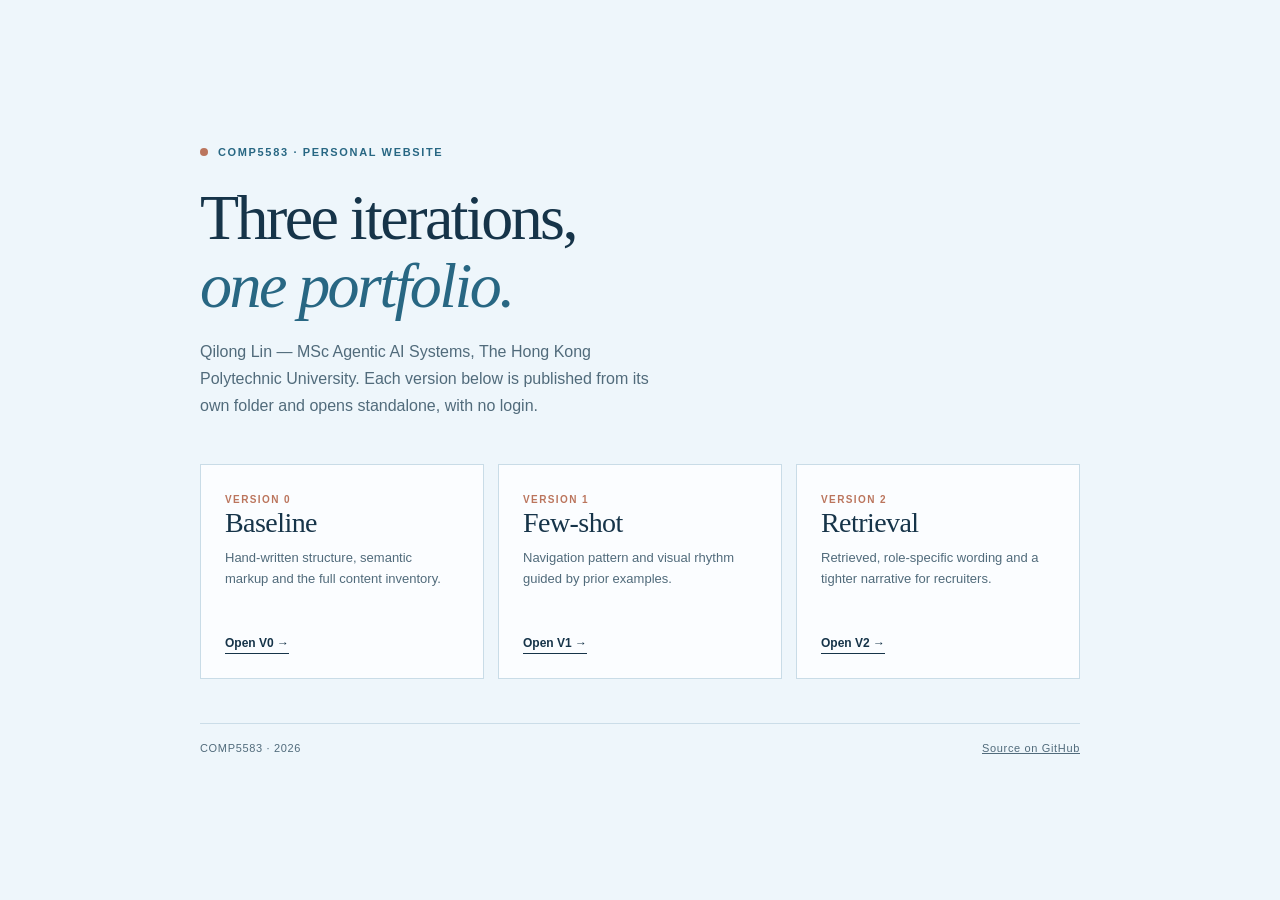
<file: index.html>
<!doctype html>
<html lang="en">
<head>
<meta charset="utf-8">
<meta name="viewport" content="width=device-width, initial-scale=1">
<meta name="description" content="COMP5583 personal website — three iterations: V0, V1 and V2.">
<title>COMP5583 — Personal Website (V0 / V1 / V2)</title>
<style>
  :root{
    --paper:#eef6fb; --ink:#163449; --muted:#516b7b; --line:#cbdde8;
    --teal:#286783; --orange:#bb755d;
  }
  *{box-sizing:border-box}
  body{
    margin:0; min-height:100vh; background:var(--paper); color:var(--ink);
    font-family:'DM Sans',Arial,system-ui,sans-serif;
    display:flex; align-items:center; justify-content:center; padding:48px 22px;
  }
  .wrap{width:min(880px,100%)}
  .eyebrow{
    font-size:11px; font-weight:700; letter-spacing:.15em; text-transform:uppercase;
    color:var(--teal); display:flex; align-items:center; gap:10px; margin:0 0 26px;
  }
  .dot{width:8px;height:8px;border-radius:50%;background:var(--orange);display:inline-block}
  h1{
    font-family:'DM Serif Display',Georgia,serif; font-weight:400;
    font-size:clamp(38px,5.4vw,64px); line-height:1.06; letter-spacing:-.04em; margin:0 0 18px;
  }
  h1 em{color:var(--teal); font-style:italic}
  .lead{max-width:52ch; color:var(--muted); font-size:16px; line-height:1.7; margin:0 0 44px}
  .grid{display:grid; gap:14px; grid-template-columns:1fr}
  @media(min-width:760px){.grid{grid-template-columns:repeat(3,1fr)}}
  a.card{
    display:flex; flex-direction:column; justify-content:space-between; gap:26px;
    min-height:190px; padding:24px; text-decoration:none; color:inherit;
    background:#fbfdff; border:1px solid #c9dce7;
    transition:transform .2s ease, box-shadow .2s ease;
  }
  a.card:hover{transform:translateY(-3px); box-shadow:0 18px 35px #365b7920}
  .v{
    font-size:10px; font-weight:700; letter-spacing:.14em; text-transform:uppercase; color:var(--orange);
  }
  .card h2{font-family:'DM Serif Display',Georgia,serif; font-weight:400; font-size:28px; margin:0 0 8px; letter-spacing:-.02em}
  .card p{margin:0; font-size:13px; line-height:1.65; color:var(--muted)}
  .go{margin-top:20px; font-size:12px; font-weight:700; border-bottom:1px solid var(--ink); align-self:flex-start; padding-bottom:3px}
  footer{
    margin-top:44px; padding-top:18px; border-top:1px solid var(--line);
    display:flex; flex-wrap:wrap; gap:8px 20px; justify-content:space-between;
    font-size:11px; letter-spacing:.06em; color:var(--muted);
  }
  footer a{color:var(--muted)}
  @media(prefers-reduced-motion:reduce){a.card{transition:none} a.card:hover{transform:none}}
</style>
</head>
<body>
<div class="wrap">
  <p class="eyebrow"><span class="dot" aria-hidden="true"></span> COMP5583 · Personal website</p>
  <h1>Three iterations,<br><em>one portfolio.</em></h1>
  <p class="lead">
    Qilong Lin — MSc Agentic AI Systems, The Hong Kong Polytechnic University.
    Each version below is published from its own folder and opens standalone, with no login.
  </p>

  <div class="grid">
    <a class="card" href="website/V0/">
      <div>
        <span class="v">Version 0</span>
        <h2>Baseline</h2>
        <p>Hand-written structure, semantic markup and the full content inventory.</p>
      </div>
      <span class="go">Open V0 →</span>
    </a>

    <a class="card" href="website/V1/">
      <div>
        <span class="v">Version 1</span>
        <h2>Few-shot</h2>
        <p>Navigation pattern and visual rhythm guided by prior examples.</p>
      </div>
      <span class="go">Open V1 →</span>
    </a>

    <a class="card" href="website/V2/">
      <div>
        <span class="v">Version 2</span>
        <h2>Retrieval</h2>
        <p>Retrieved, role-specific wording and a tighter narrative for recruiters.</p>
      </div>
      <span class="go">Open V2 →</span>
    </a>
  </div>

  <footer>
    <span>COMP5583 · 2026</span>
    <span><a href="https://github.com/076eggtarts/COMP5583-portfolio">Source on GitHub</a></span>
  </footer>
</div>
</body>
</html>
</file>
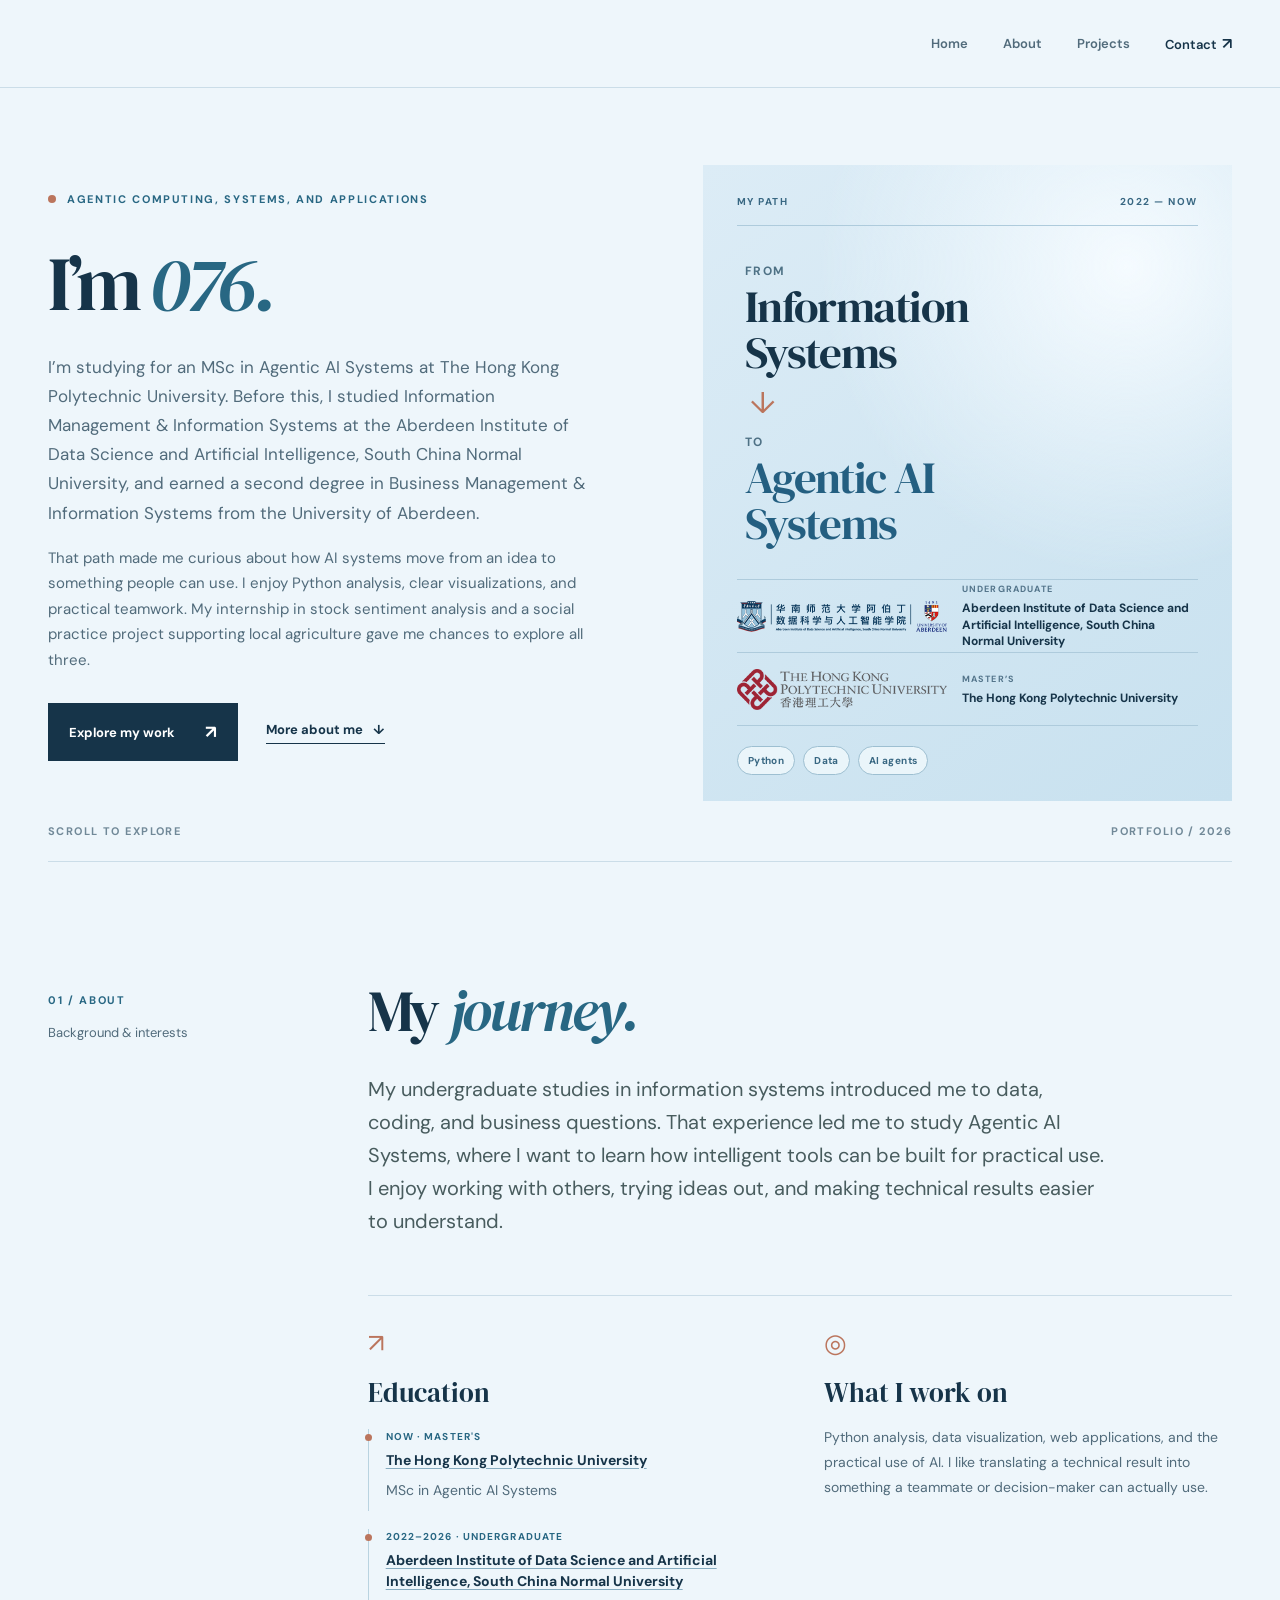
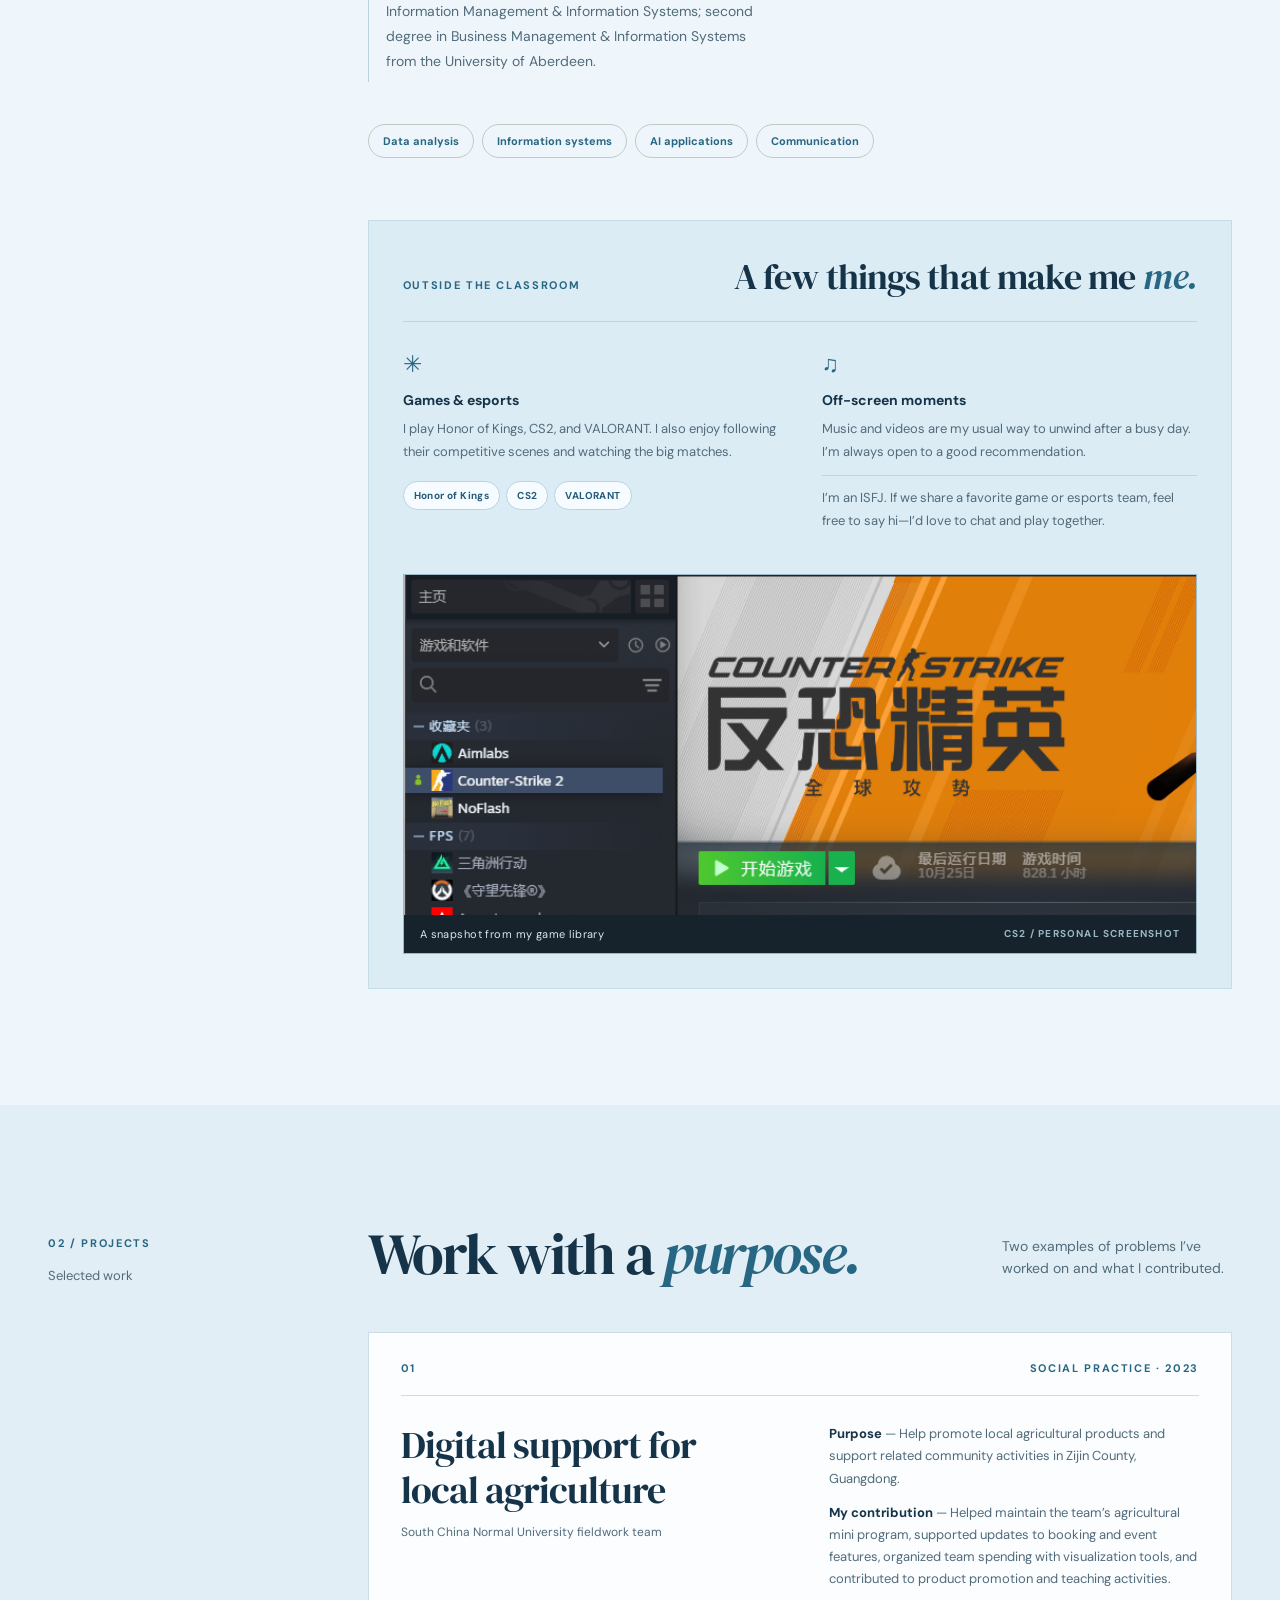
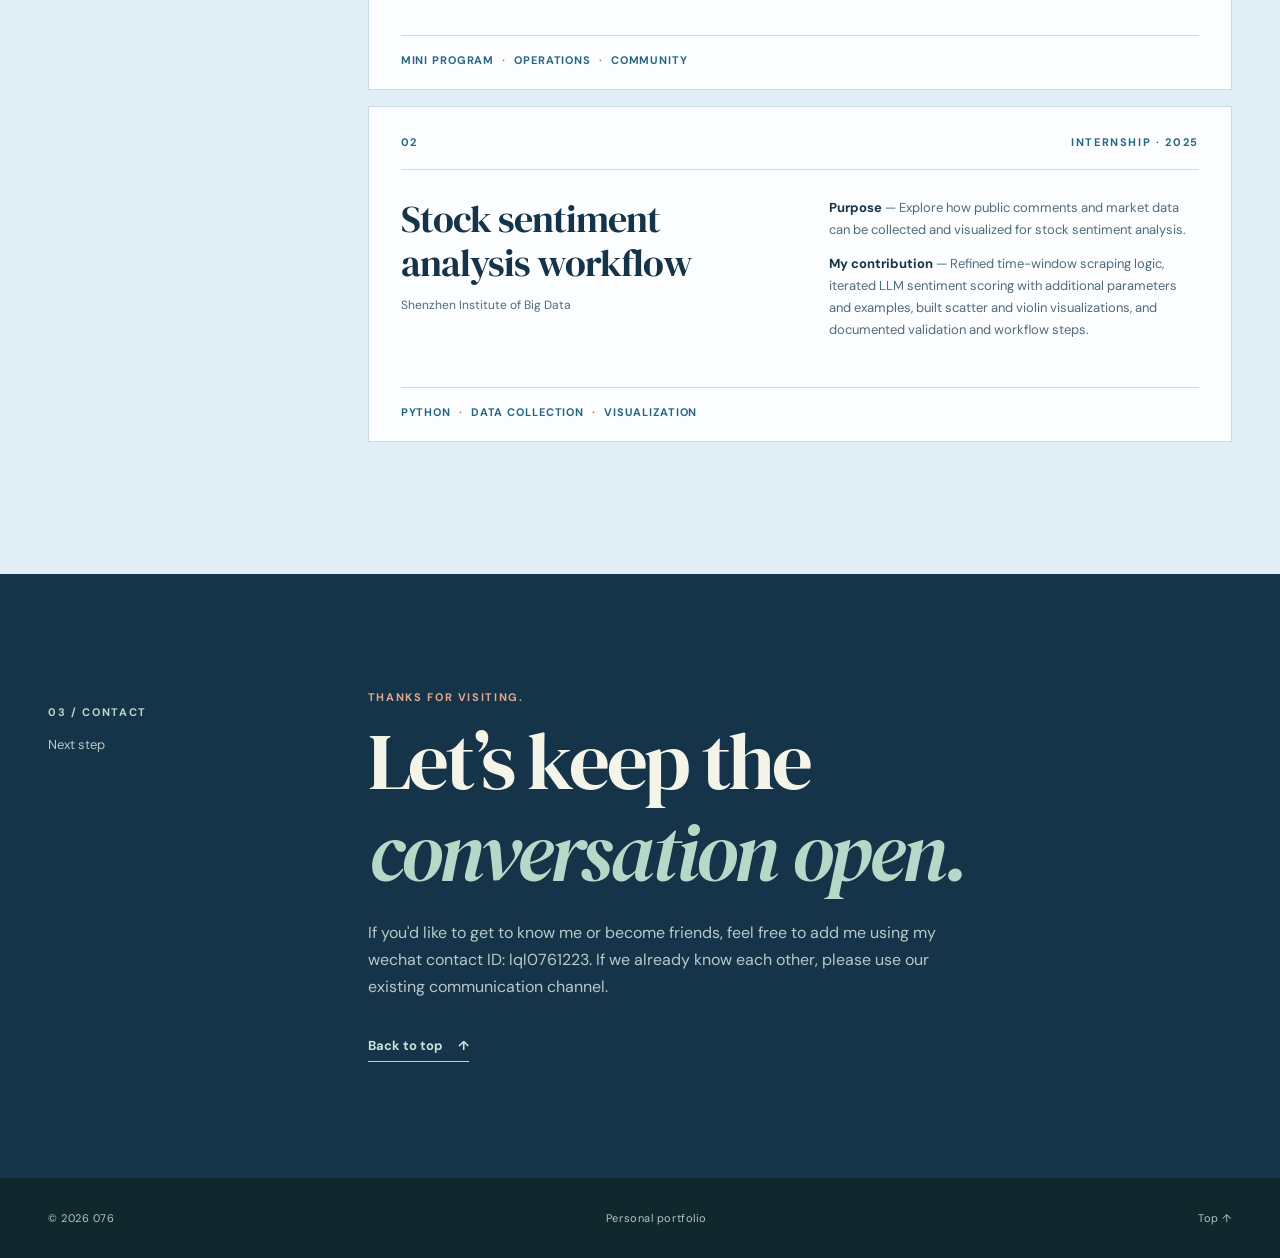
<file: website/V0/index.html>
<!doctype html>
<html lang="en">
<head>
  <meta charset="utf-8">
  <meta name="viewport" content="width=device-width, initial-scale=1">
  <meta name="description" content="Qilong Lin studies Agentic AI Systems at The Hong Kong Polytechnic University, with a background in information systems and data analysis.">
  <meta name="theme-color" content="#eef6fb">
  <title>076 — Personal Website</title>
  <link rel="stylesheet" href="styles.css">
</head>
<body>
  <a class="skip-link" href="#main">Skip to content</a>
  <header class="site-header">
    <div class="container header-inner">
      <nav aria-label="Main navigation">
        <a href="#home">Home</a><a href="#about">About</a><a href="#projects">Projects</a><a href="#contact">Contact <span aria-hidden="true">↗</span></a>
      </nav>
    </div>
  </header>

  <main id="main">
    <section class="hero section" id="home" aria-labelledby="home-title">
      <div class="container hero-grid">
        <div class="hero-copy">
          <p class="eyebrow"><span class="status-dot" aria-hidden="true"></span> AGENTIC COMPUTING, SYSTEMS, AND APPLICATIONS</p>
          <h1 id="home-title">I’m <em>076.</em></h1>
          <p class="hero-intro" data-edit="intro">I’m studying for an MSc in Agentic AI Systems at The Hong Kong Polytechnic University. Before this, I studied Information Management &amp; Information Systems at the Aberdeen Institute of Data Science and Artificial Intelligence, South China Normal University, and earned a second degree in Business Management &amp; Information Systems from the University of Aberdeen.</p>
          <p class="hero-intro hero-intro-secondary" data-edit="introSecond">That path made me curious about how AI systems move from an idea to something people can use. I enjoy Python analysis, clear visualizations, and practical teamwork. My internship in stock sentiment analysis and a social practice project supporting local agriculture gave me chances to explore all three.</p>
          <div class="hero-actions"><a class="button button-primary" href="#projects">Explore my work <span aria-hidden="true">↗</span></a><a class="text-link" href="#about">More about me <span aria-hidden="true">↓</span></a></div>
        </div>
        <aside class="hero-art" aria-label="My academic path and AI interests">
          <div class="path-top"><span>MY PATH</span><span>2022 — NOW</span></div>
          <div class="path-focus">
            <p>From</p><strong>Information<br>Systems</strong>
            <span class="path-arrow" aria-hidden="true">↓</span>
            <p>To</p><strong class="focus-ai">Agentic AI<br>Systems</strong>
          </div>
          <div class="path-schools">
            <a href="https://abdn.scnu.edu.cn/english/about/" target="_blank" rel="noopener noreferrer"><img class="school-logo school-logo-scnu" src="assets/scnu-aberdeen-logo.png" alt="South China Normal University Aberdeen Institute logo" width="413" height="62"><span><small>UNDERGRADUATE</small><b>Aberdeen Institute of Data Science and Artificial Intelligence, South China Normal University</b></span></a>
            <a href="https://www.polyu.edu.hk/comp/study/taught-postgraduate-programme/mscas/" target="_blank" rel="noopener noreferrer"><img class="school-logo school-logo-polyu" src="assets/polyu-logo.png" alt="The Hong Kong Polytechnic University logo" width="334" height="64"><span><small>MASTER’S</small><b>The Hong Kong Polytechnic University</b></span></a>
          </div>
          <div class="path-bottom"><span>Python</span><span>Data</span><span>AI agents</span></div>
        </aside>
      </div>
      <div class="container hero-bottom"><span>Scroll to explore</span><span>Portfolio / 2026</span></div>
    </section>

    <section class="section about" id="about" aria-labelledby="about-title">
      <div class="container section-layout">
        <div class="section-aside"><span class="section-number">01 / ABOUT</span><p>Background &amp; interests</p></div>
        <div class="section-body">
          <h2 id="about-title">My <em>journey.</em></h2>
          <p class="lead" data-edit="about">My undergraduate studies in information systems introduced me to data, coding, and business questions. That experience led me to study Agentic AI Systems, where I want to learn how intelligent tools can be built for practical use. I enjoy working with others, trying ideas out, and making technical results easier to understand.</p>
          <div class="about-details">
            <div class="detail-block education-block"><span class="detail-icon" aria-hidden="true">↗</span><h3>Education</h3>
              <div class="education-entry"><span>NOW · MASTER'S</span><a href="https://www.polyu.edu.hk/comp/study/taught-postgraduate-programme/mscas/" target="_blank" rel="noopener noreferrer" data-edit="mastersSchool">The Hong Kong Polytechnic University</a><p data-edit="masters">MSc in Agentic AI Systems</p></div>
              <div class="education-entry"><span>2022–2026 · UNDERGRADUATE</span><a href="https://abdn.scnu.edu.cn/english/about/" target="_blank" rel="noopener noreferrer" data-edit="undergradSchool">Aberdeen Institute of Data Science and Artificial Intelligence, South China Normal University</a><p data-edit="undergrad">Information Management &amp; Information Systems; second degree in Business Management &amp; Information Systems from the University of Aberdeen.</p></div>
            </div>
            <div class="detail-block"><span class="detail-icon" aria-hidden="true">◎</span><h3>What I work on</h3><p data-edit="workInterests">Python analysis, data visualization, web applications, and the practical use of AI. I like translating a technical result into something a teammate or decision-maker can actually use.</p></div>
          </div>
          <div class="skill-row" aria-label="Areas of interest"><span>Data analysis</span><span>Information systems</span><span>AI applications</span><span>Communication</span></div>
          <div class="personal-panel">
            <div class="personal-heading"><span class="section-number">OUTSIDE THE CLASSROOM</span><h3>A few things that make me <em>me.</em></h3></div>
            <div class="personal-grid">
              <div class="personal-item"><span class="personal-icon" aria-hidden="true">✳</span><h4>Games &amp; esports</h4><p data-edit="games">I play Honor of Kings, CS2, and VALORANT. I also enjoy following their competitive scenes and watching the big matches.</p><div class="hobby-tags"><span>Honor of Kings</span><span>CS2</span><span>VALORANT</span></div></div>
              <div class="personal-item"><span class="personal-icon" aria-hidden="true">♫</span><h4>Off-screen moments</h4><p data-edit="downtime">Music and videos are my usual way to unwind after a busy day. I’m always open to a good recommendation.</p><p class="personality" data-edit="personality">I’m an ISFJ. If we share a favorite game or esports team, feel free to say hi—I’d love to chat and play together.</p></div>
            </div>
            <figure class="personal-photo"><img src="assets/steam-library.png" alt="Personal Steam library screenshot with Counter-Strike 2 selected" loading="lazy" width="750" height="780"><figcaption>A snapshot from my game library <span>CS2 / PERSONAL SCREENSHOT</span></figcaption></figure>
          </div>
        </div>
      </div>
    </section>

    <section class="section projects" id="projects" aria-labelledby="projects-title">
      <div class="container section-layout">
        <div class="section-aside"><span class="section-number">02 / PROJECTS</span><p>Selected work</p></div>
        <div class="section-body">
          <div class="section-heading"><h2 id="projects-title">Work with a <em>purpose.</em></h2><p>Two examples of problems I’ve worked on and what I contributed.</p></div>
          <article class="project-card">
            <div class="project-top"><span class="project-no">01</span><span class="project-type" data-edit="practiceType">Social practice · 2023</span></div>
            <div class="project-main"><div><h3 data-edit="practiceTitle">Digital support for local agriculture</h3><p class="project-org" data-edit="practiceOrg">South China Normal University fieldwork team</p></div><div class="project-summary"><p><strong>Purpose</strong> — <span data-edit="practicePurpose">Help promote local agricultural products and support related community activities in Zijin County, Guangdong.</span></p><p><strong>My contribution</strong> — <span data-edit="practiceContribution">Helped maintain the team’s agricultural mini program, supported updates to booking and event features, organized team spending with visualization tools, and contributed to product promotion and teaching activities.</span></p></div></div>
            <div class="project-footer"><span>Mini program</span><span>Operations</span><span>Community</span></div>
          </article>
          <article class="project-card">
            <div class="project-top"><span class="project-no">02</span><span class="project-type" data-edit="internshipType">Internship · 2025</span></div>
            <div class="project-main"><div><h3 data-edit="internshipTitle">Stock sentiment analysis workflow</h3><p class="project-org" data-edit="internshipOrg">Shenzhen Institute of Big Data</p></div><div class="project-summary"><p><strong>Purpose</strong> — <span data-edit="internshipPurpose">Explore how public comments and market data can be collected and visualized for stock sentiment analysis.</span></p><p><strong>My contribution</strong> — <span data-edit="internshipContribution">Refined time-window scraping logic, iterated LLM sentiment scoring with additional parameters and examples, built scatter and violin visualizations, and documented validation and workflow steps.</span></p></div></div>
            <div class="project-footer"><span>Python</span><span>Data collection</span><span>Visualization</span></div>
          </article>
        </div>
      </div>
    </section>

    <section class="section contact" id="contact" aria-labelledby="contact-title">
      <div class="container section-layout">
        <div class="section-aside"><span class="section-number">03 / CONTACT</span><p>Next step</p></div>
        <div class="section-body contact-body"><p class="contact-kicker">Thanks for visiting.</p><h2 id="contact-title">Let’s keep the<br><em>conversation open.</em></h2><p data-edit="contact">If you'd like to get to know me or become friends, feel free to add me using my wechat contact ID: lql0761223. If we already know each other, please use our existing communication channel.</p><a class="back-top" href="#home">Back to top <span aria-hidden="true">↑</span></a></div>
      </div>
    </section>
  </main>
  <footer class="site-footer"><div class="container footer-inner"><span>© 2026 <span data-edit="name">076</span></span><span>Personal portfolio</span><a href="#home">Top ↑</a></div></footer>
  <script src="content.js"></script>
  <script src="render.js"></script>
</body>
</html>
</file>
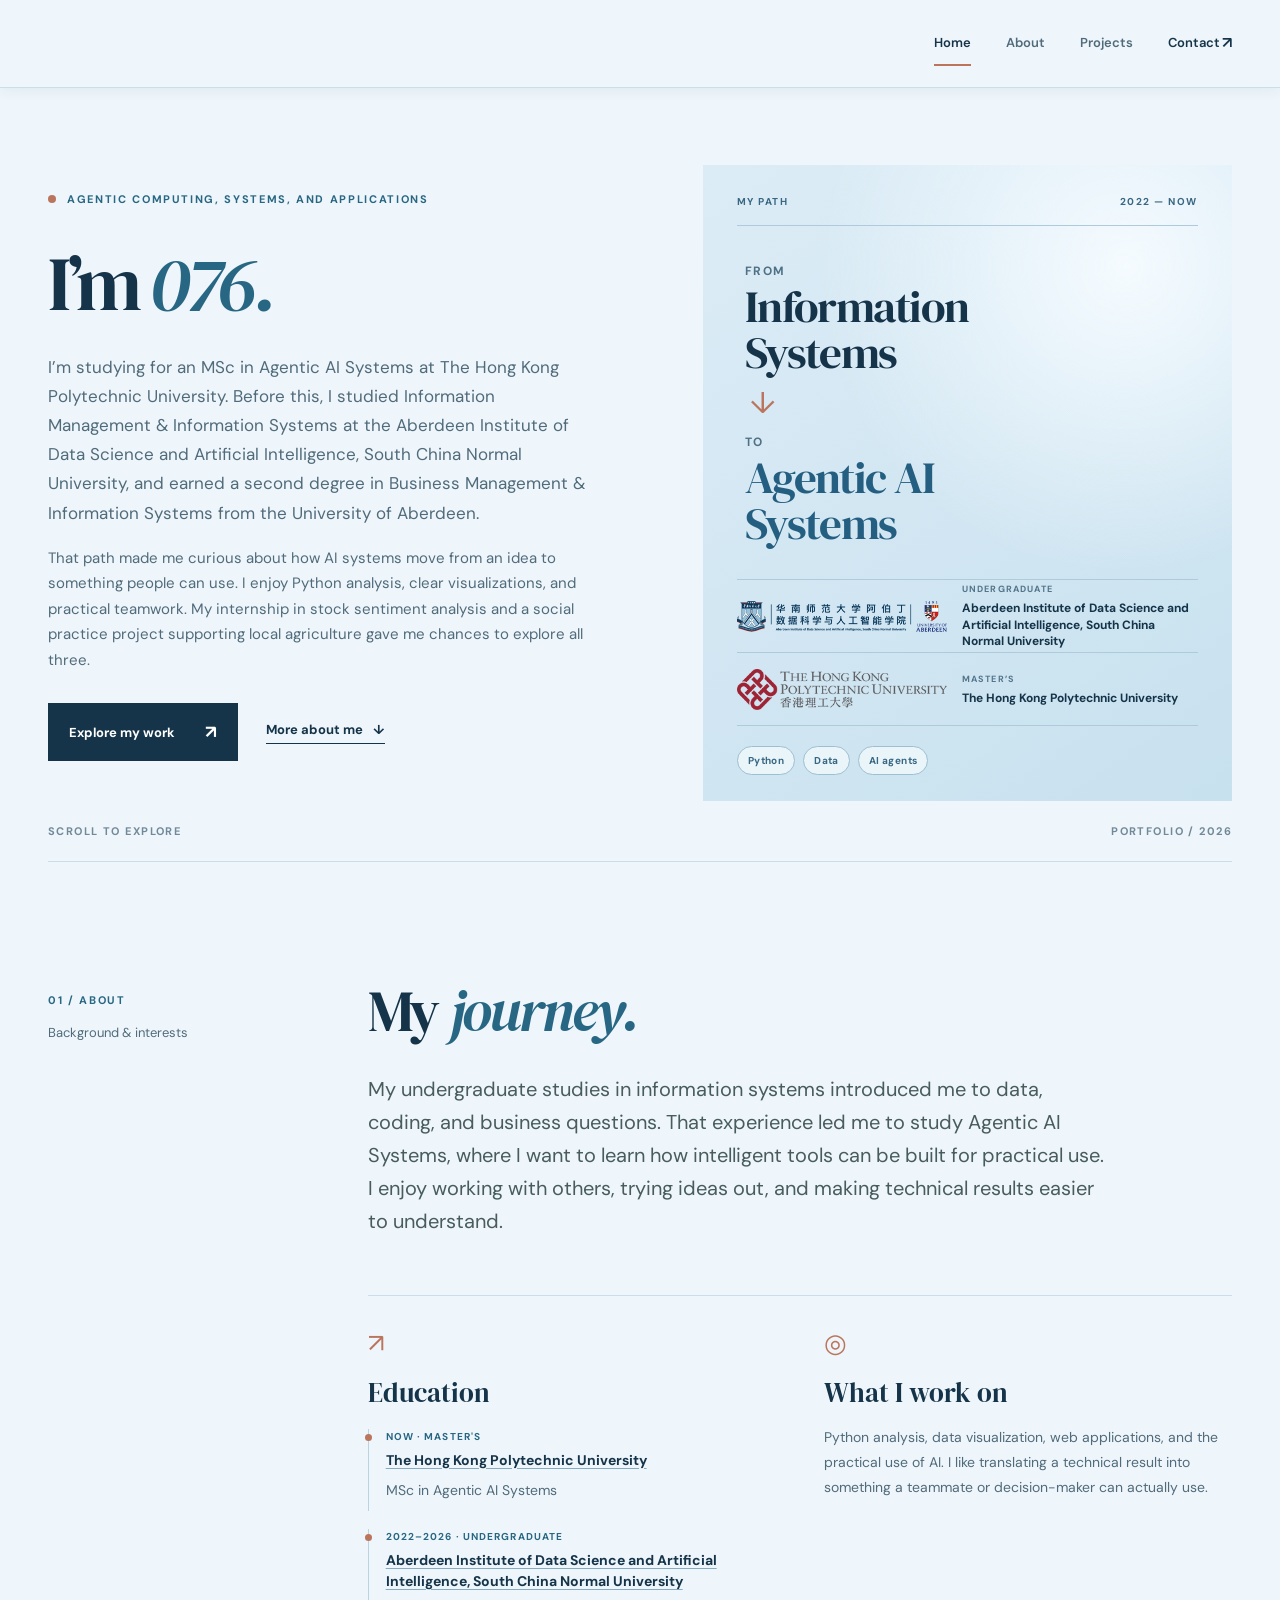
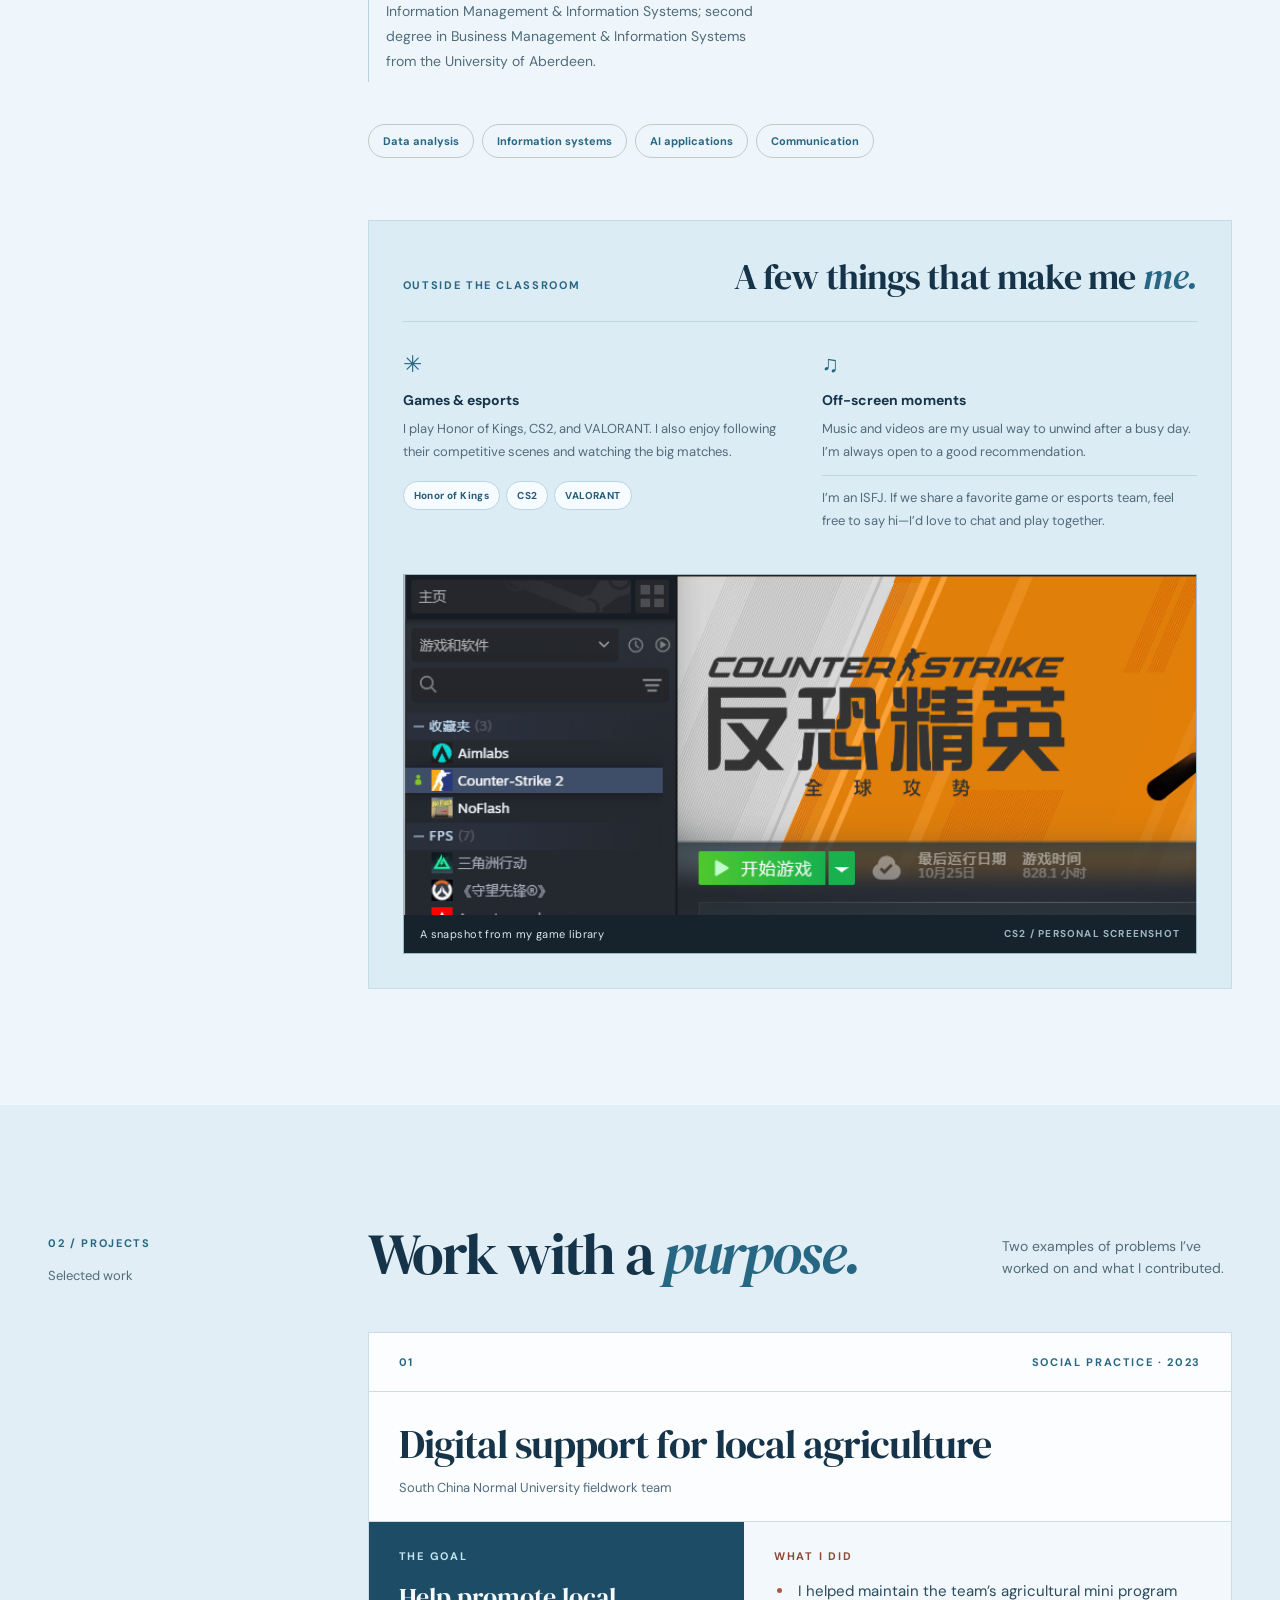
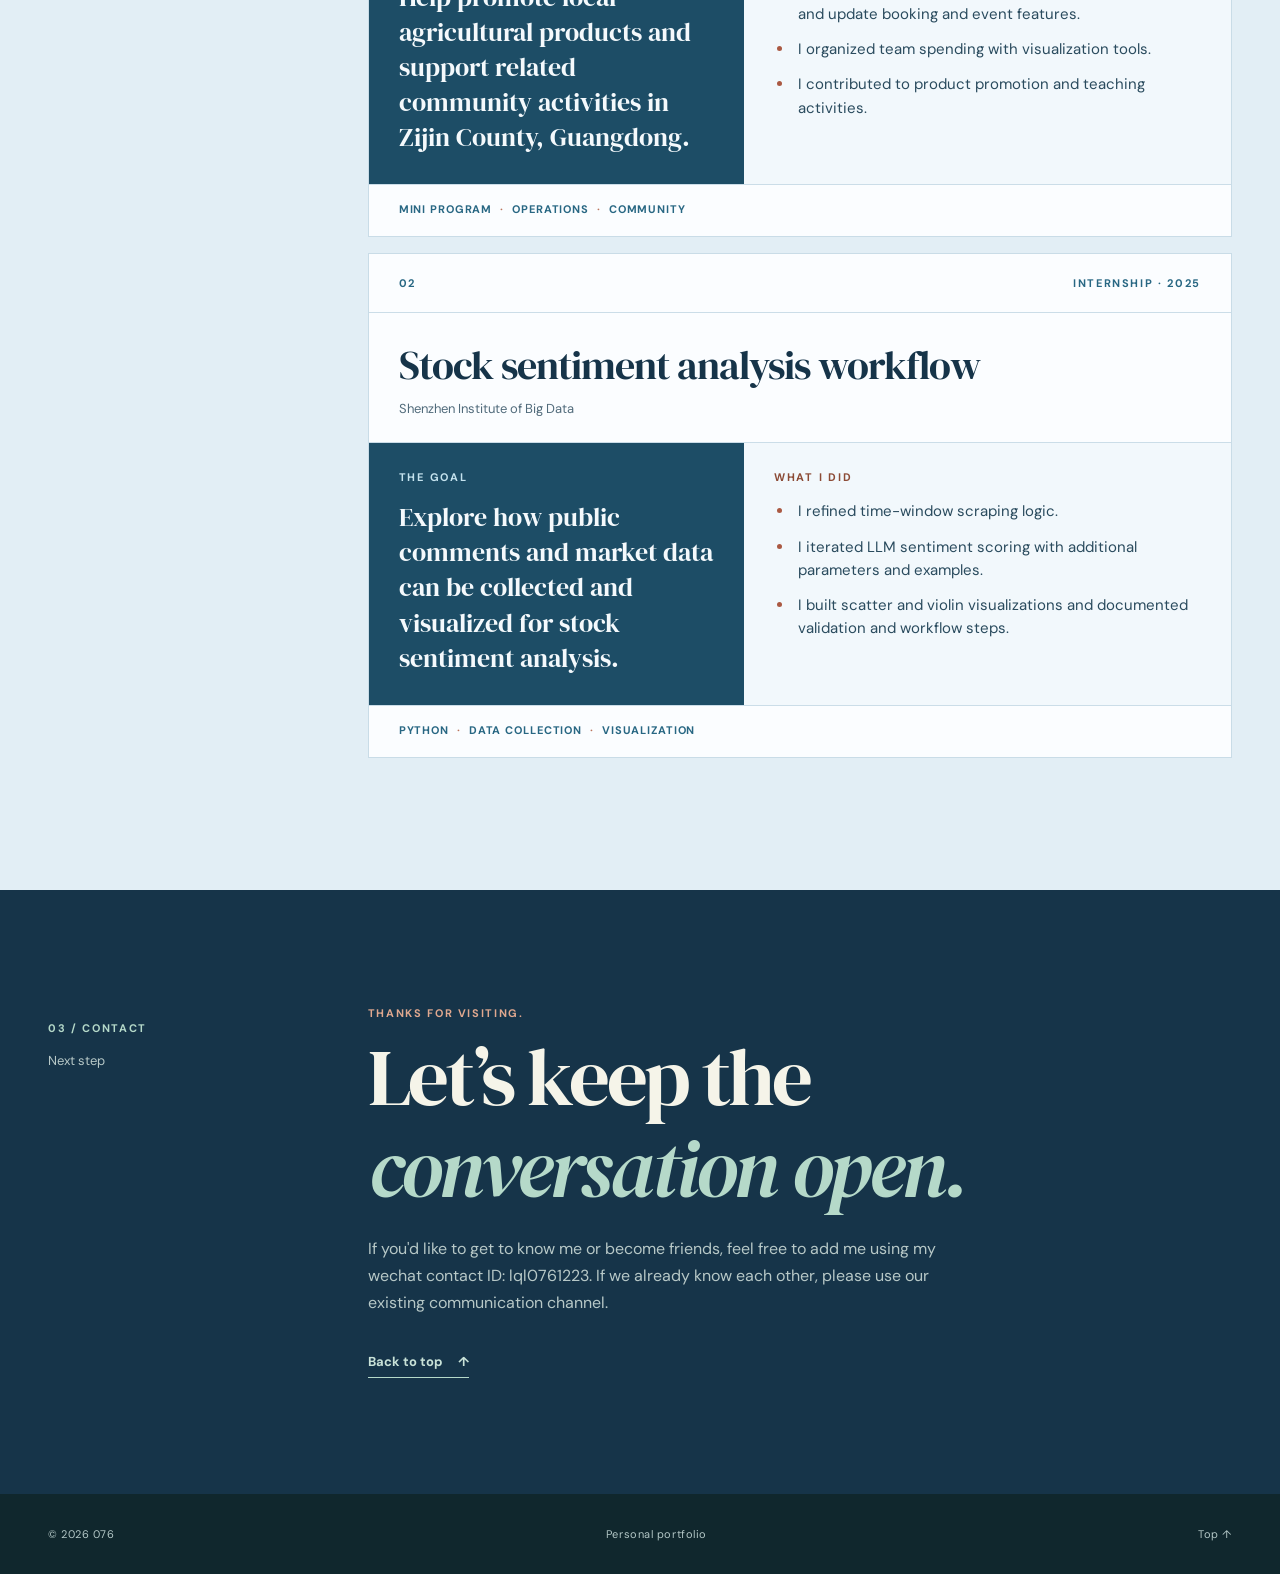
<file: website/V1/index.html>
<!doctype html>
<html lang="en">
<head>
  <meta charset="utf-8">
  <meta name="viewport" content="width=device-width, initial-scale=1">
  <meta name="description" content="Qilong Lin studies Agentic AI Systems at The Hong Kong Polytechnic University, with a background in information systems and data analysis.">
  <meta name="theme-color" content="#eef6fb">
  <title>076 — Personal Website</title>
  <link rel="stylesheet" href="styles.css">
</head>
<body>
  <a class="skip-link" href="#main">Skip to content</a>
  <header class="site-header">
    <div class="container header-inner">
      <nav aria-label="Main navigation">
        <a href="#home">Home</a><a href="#about">About</a><a href="#projects">Projects</a><a href="#contact">Contact <span aria-hidden="true">↗</span></a>
      </nav>
    </div>
  </header>

  <main id="main">
    <section class="hero section" id="home" aria-labelledby="home-title">
      <div class="container hero-grid">
        <div class="hero-copy">
          <p class="eyebrow"><span class="status-dot" aria-hidden="true"></span> AGENTIC COMPUTING, SYSTEMS, AND APPLICATIONS</p>
          <h1 id="home-title">I’m <em>076.</em></h1>
          <p class="hero-intro" data-edit="intro">I’m studying for an MSc in Agentic AI Systems at The Hong Kong Polytechnic University. Before this, I studied Information Management &amp; Information Systems at the Aberdeen Institute of Data Science and Artificial Intelligence, South China Normal University, and earned a second degree in Business Management &amp; Information Systems from the University of Aberdeen.</p>
          <p class="hero-intro hero-intro-secondary" data-edit="introSecond">That path made me curious about how AI systems move from an idea to something people can use. I enjoy Python analysis, clear visualizations, and practical teamwork. My internship in stock sentiment analysis and a social practice project supporting local agriculture gave me chances to explore all three.</p>
          <div class="hero-actions"><a class="button button-primary" href="#projects">Explore my work <span aria-hidden="true">↗</span></a><a class="text-link" href="#about">More about me <span aria-hidden="true">↓</span></a></div>
        </div>
        <aside class="hero-art" aria-label="My academic path and AI interests">
          <div class="path-top"><span>MY PATH</span><span>2022 — NOW</span></div>
          <div class="path-focus">
            <p>From</p><strong>Information<br>Systems</strong>
            <span class="path-arrow" aria-hidden="true">↓</span>
            <p>To</p><strong class="focus-ai">Agentic AI<br>Systems</strong>
          </div>
          <div class="path-schools">
            <a href="https://abdn.scnu.edu.cn/english/about/" target="_blank" rel="noopener noreferrer"><img class="school-logo school-logo-scnu" src="assets/scnu-aberdeen-logo.png" alt="South China Normal University Aberdeen Institute logo" width="413" height="62"><span><small>UNDERGRADUATE</small><b>Aberdeen Institute of Data Science and Artificial Intelligence, South China Normal University</b></span></a>
            <a href="https://www.polyu.edu.hk/comp/study/taught-postgraduate-programme/mscas/" target="_blank" rel="noopener noreferrer"><img class="school-logo school-logo-polyu" src="assets/polyu-logo.png" alt="The Hong Kong Polytechnic University logo" width="334" height="64"><span><small>MASTER’S</small><b>The Hong Kong Polytechnic University</b></span></a>
          </div>
          <div class="path-bottom"><span>Python</span><span>Data</span><span>AI agents</span></div>
        </aside>
      </div>
      <div class="container hero-bottom"><span>Scroll to explore</span><span>Portfolio / 2026</span></div>
    </section>

    <section class="section about" id="about" aria-labelledby="about-title">
      <div class="container section-layout">
        <div class="section-aside"><span class="section-number">01 / ABOUT</span><p>Background &amp; interests</p></div>
        <div class="section-body">
          <h2 id="about-title">My <em>journey.</em></h2>
          <p class="lead" data-edit="about">My undergraduate studies in information systems introduced me to data, coding, and business questions. That experience led me to study Agentic AI Systems, where I want to learn how intelligent tools can be built for practical use. I enjoy working with others, trying ideas out, and making technical results easier to understand.</p>
          <div class="about-details">
            <div class="detail-block education-block"><span class="detail-icon" aria-hidden="true">↗</span><h3>Education</h3>
              <div class="education-entry"><span>NOW · MASTER'S</span><a href="https://www.polyu.edu.hk/comp/study/taught-postgraduate-programme/mscas/" target="_blank" rel="noopener noreferrer" data-edit="mastersSchool">The Hong Kong Polytechnic University</a><p data-edit="masters">MSc in Agentic AI Systems</p></div>
              <div class="education-entry"><span>2022–2026 · UNDERGRADUATE</span><a href="https://abdn.scnu.edu.cn/english/about/" target="_blank" rel="noopener noreferrer" data-edit="undergradSchool">Aberdeen Institute of Data Science and Artificial Intelligence, South China Normal University</a><p data-edit="undergrad">Information Management &amp; Information Systems; second degree in Business Management &amp; Information Systems from the University of Aberdeen.</p></div>
            </div>
            <div class="detail-block"><span class="detail-icon" aria-hidden="true">◎</span><h3>What I work on</h3><p data-edit="workInterests">Python analysis, data visualization, web applications, and the practical use of AI. I like translating a technical result into something a teammate or decision-maker can actually use.</p></div>
          </div>
          <div class="skill-row" aria-label="Areas of interest"><span>Data analysis</span><span>Information systems</span><span>AI applications</span><span>Communication</span></div>
          <div class="personal-panel">
            <div class="personal-heading"><span class="section-number">OUTSIDE THE CLASSROOM</span><h3>A few things that make me <em>me.</em></h3></div>
            <div class="personal-grid">
              <div class="personal-item"><span class="personal-icon" aria-hidden="true">✳</span><h4>Games &amp; esports</h4><p data-edit="games">I play Honor of Kings, CS2, and VALORANT. I also enjoy following their competitive scenes and watching the big matches.</p><div class="hobby-tags"><span>Honor of Kings</span><span>CS2</span><span>VALORANT</span></div></div>
              <div class="personal-item"><span class="personal-icon" aria-hidden="true">♫</span><h4>Off-screen moments</h4><p data-edit="downtime">Music and videos are my usual way to unwind after a busy day. I’m always open to a good recommendation.</p><p class="personality" data-edit="personality">I’m an ISFJ. If we share a favorite game or esports team, feel free to say hi—I’d love to chat and play together.</p></div>
            </div>
            <figure class="personal-photo"><img src="assets/steam-library.png" alt="Personal Steam library screenshot with Counter-Strike 2 selected" loading="lazy" width="750" height="780"><figcaption>A snapshot from my game library <span>CS2 / PERSONAL SCREENSHOT</span></figcaption></figure>
          </div>
        </div>
      </div>
    </section>

    <section class="section projects" id="projects" aria-labelledby="projects-title">
      <div class="container section-layout">
        <div class="section-aside"><span class="section-number">02 / PROJECTS</span><p>Selected work</p></div>
        <div class="section-body">
          <div class="section-heading"><h2 id="projects-title">Work with a <em>purpose.</em></h2><p>Two examples of problems I’ve worked on and what I contributed.</p></div>
          <article class="project-card">
            <div class="project-top"><span class="project-no">01</span><span class="project-type" data-edit="practiceType">Social practice · 2023</span></div>
            <div class="project-case-header"><h3 data-edit="practiceTitle">Digital support for local agriculture</h3><p class="project-org" data-edit="practiceOrg">South China Normal University fieldwork team</p></div>
            <div class="case-panels">
              <div class="case-goal"><h4>The goal</h4><p data-edit="practicePurpose">Help promote local agricultural products and support related community activities in Zijin County, Guangdong.</p></div>
              <div class="case-role"><h4>What I did</h4><ul>
                <li data-edit="practiceAction1">I helped maintain the team’s agricultural mini program and update booking and event features.</li>
                <li data-edit="practiceAction2">I organized team spending with visualization tools.</li>
                <li data-edit="practiceAction3">I contributed to product promotion and teaching activities.</li>
              </ul></div>
            </div>
            <div class="project-footer"><span>Mini program</span><span>Operations</span><span>Community</span></div>
          </article>
          <article class="project-card">
            <div class="project-top"><span class="project-no">02</span><span class="project-type" data-edit="internshipType">Internship · 2025</span></div>
            <div class="project-case-header"><h3 data-edit="internshipTitle">Stock sentiment analysis workflow</h3><p class="project-org" data-edit="internshipOrg">Shenzhen Institute of Big Data</p></div>
            <div class="case-panels">
              <div class="case-goal"><h4>The goal</h4><p data-edit="internshipPurpose">Explore how public comments and market data can be collected and visualized for stock sentiment analysis.</p></div>
              <div class="case-role"><h4>What I did</h4><ul>
                <li data-edit="internshipAction1">I refined time-window scraping logic.</li>
                <li data-edit="internshipAction2">I iterated LLM sentiment scoring with additional parameters and examples.</li>
                <li data-edit="internshipAction3">I built scatter and violin visualizations and documented validation and workflow steps.</li>
              </ul></div>
            </div>
            <div class="project-footer"><span>Python</span><span>Data collection</span><span>Visualization</span></div>
          </article>
        </div>
      </div>
    </section>

    <section class="section contact" id="contact" aria-labelledby="contact-title">
      <div class="container section-layout">
        <div class="section-aside"><span class="section-number">03 / CONTACT</span><p>Next step</p></div>
        <div class="section-body contact-body"><p class="contact-kicker">Thanks for visiting.</p><h2 id="contact-title">Let’s keep the<br><em>conversation open.</em></h2><p data-edit="contact">If you'd like to get to know me or become friends, feel free to add me using my wechat contact ID: lql0761223. If we already know each other, please use our existing communication channel.</p><a class="back-top" href="#home">Back to top <span aria-hidden="true">↑</span></a></div>
      </div>
    </section>
  </main>
  <footer class="site-footer"><div class="container footer-inner"><span>© 2026 <span data-edit="name">076</span></span><span>Personal portfolio</span><a href="#home">Top ↑</a></div></footer>
  <script src="content.js"></script>
  <script src="render.js"></script>
  <script src="nav.js"></script>
</body>
</html>
</file>
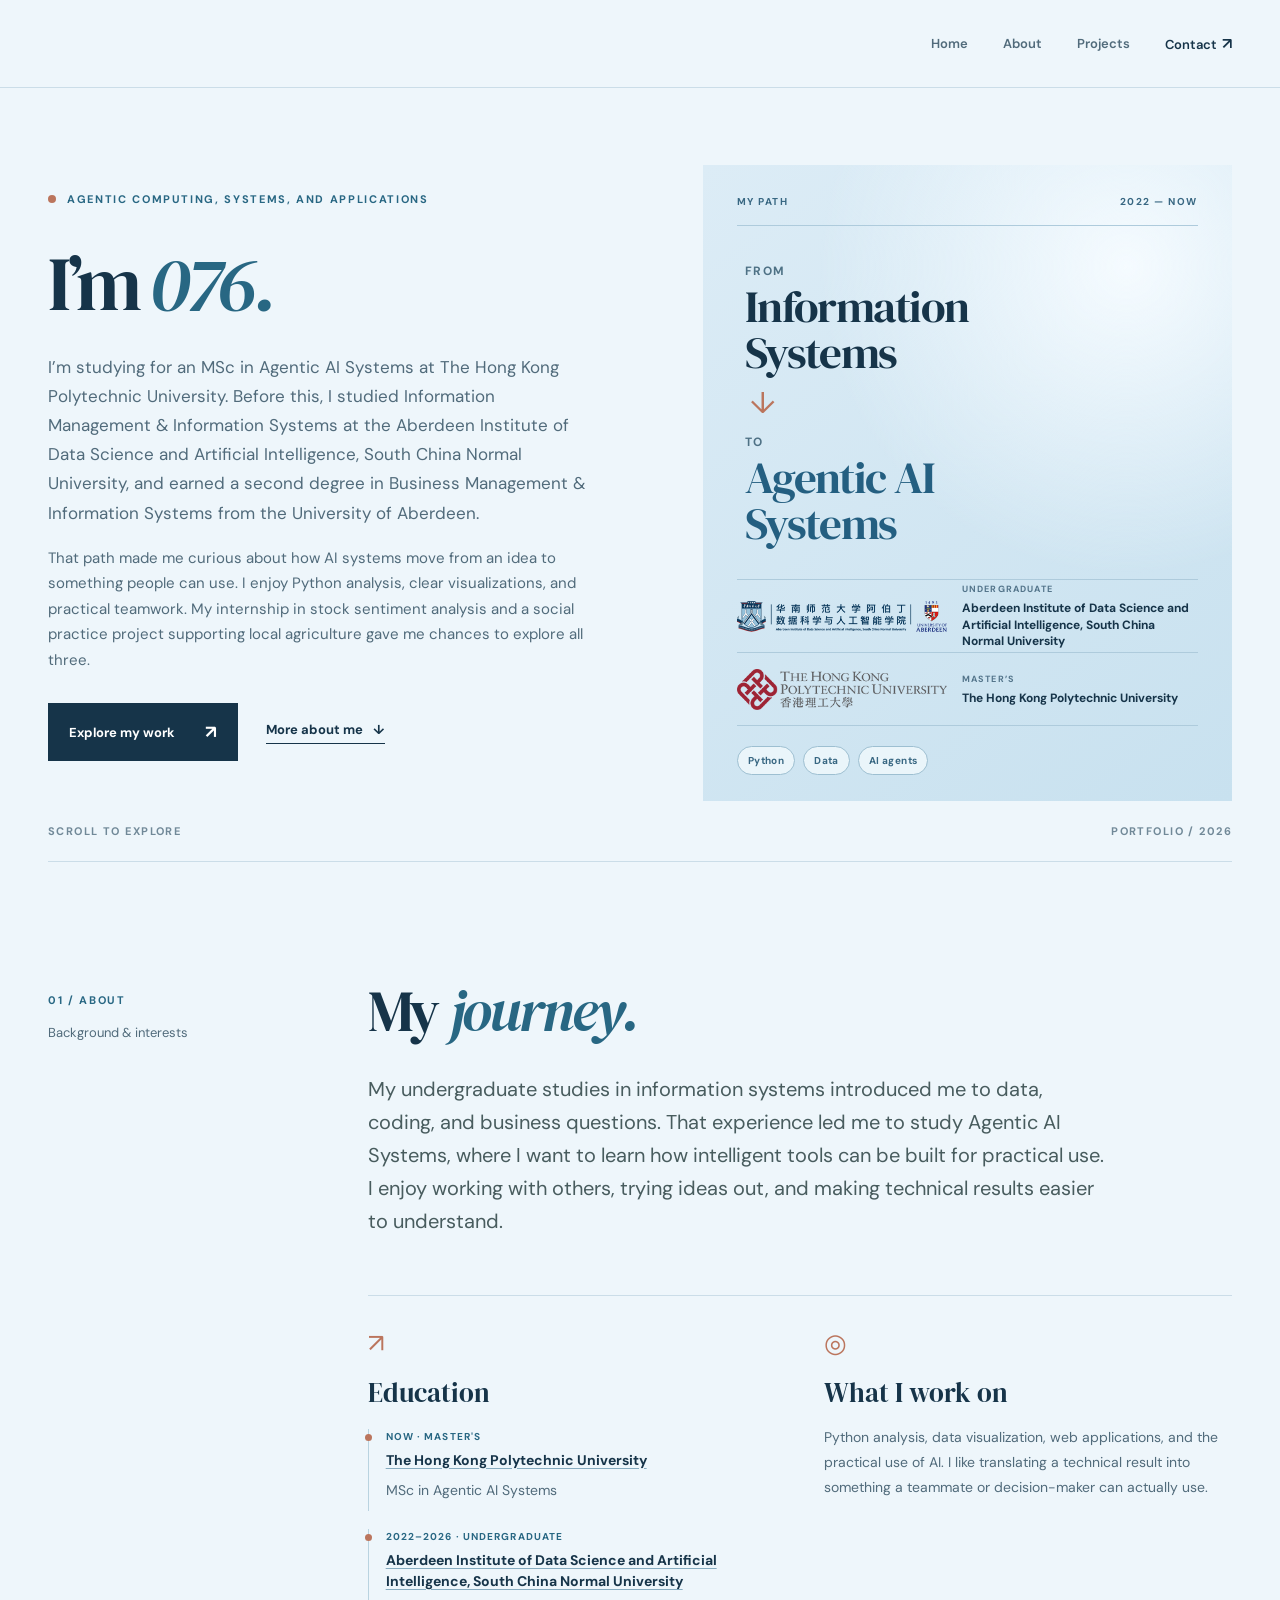
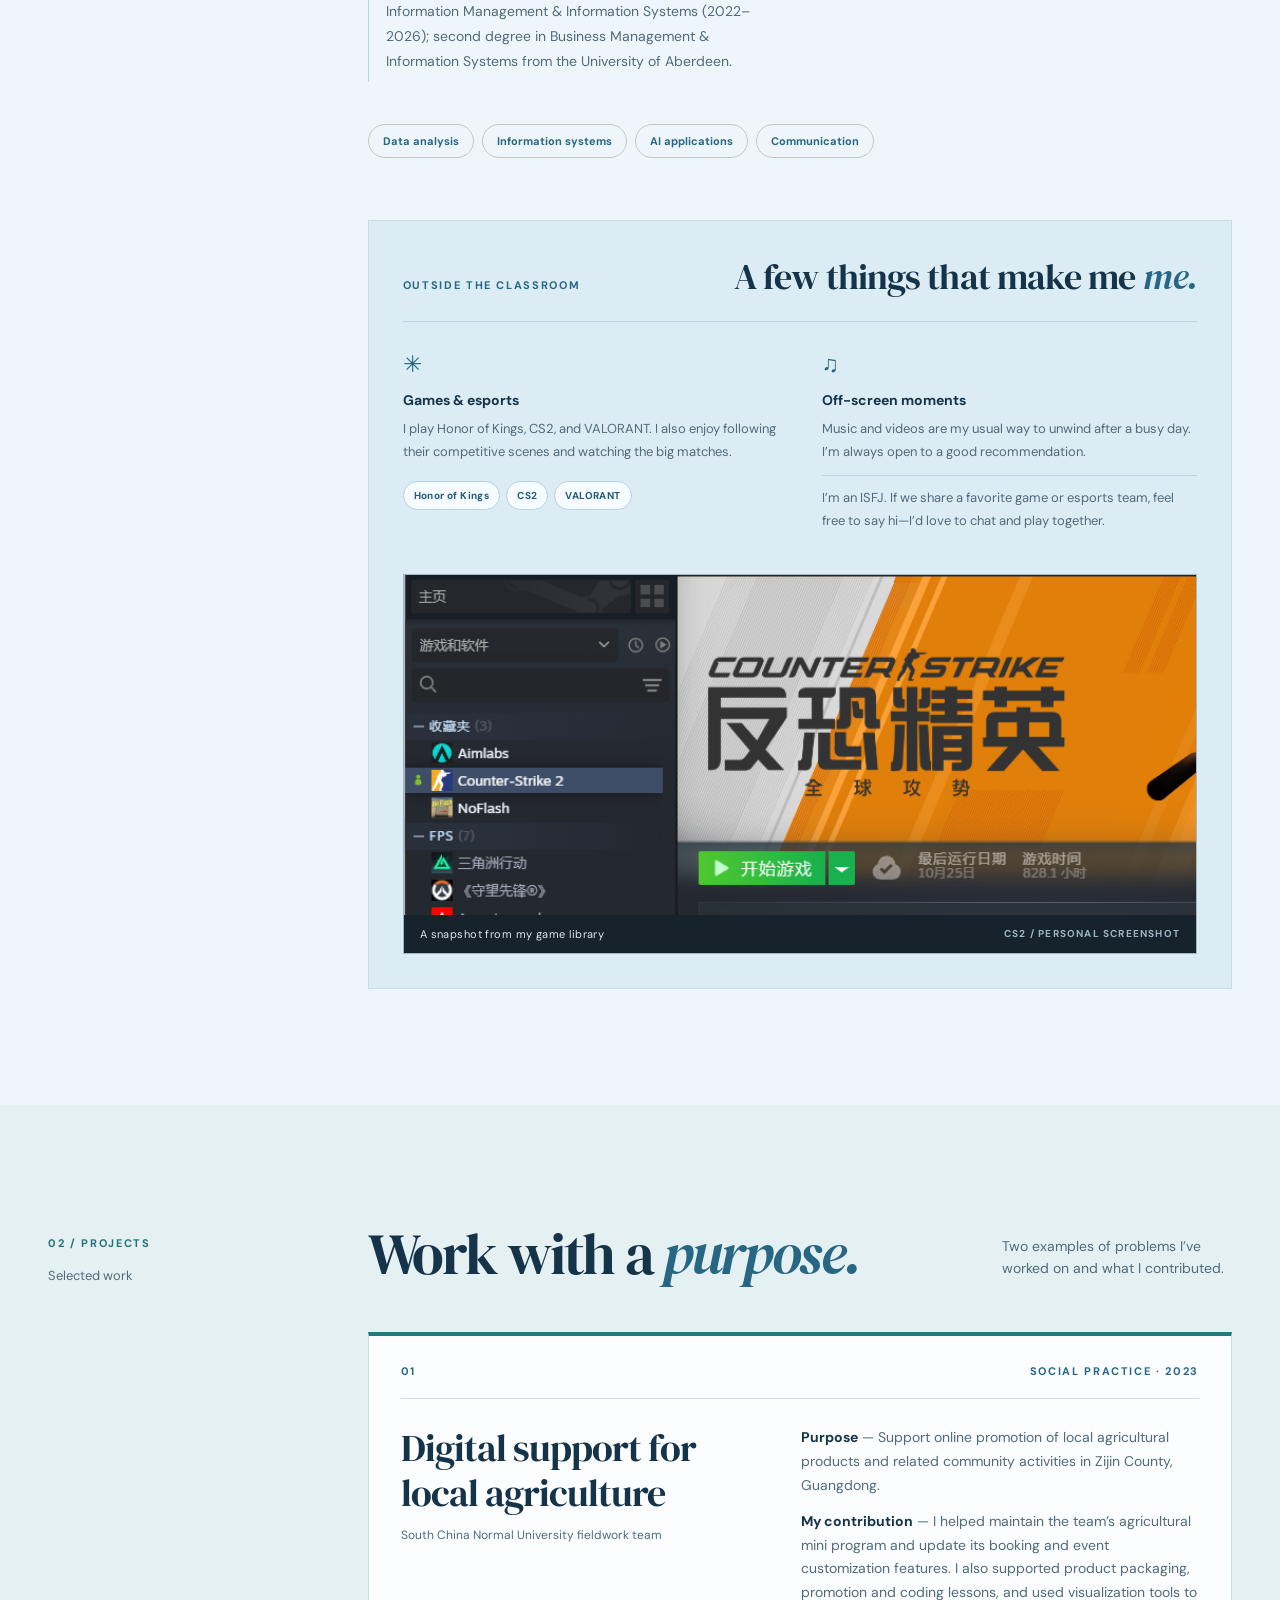
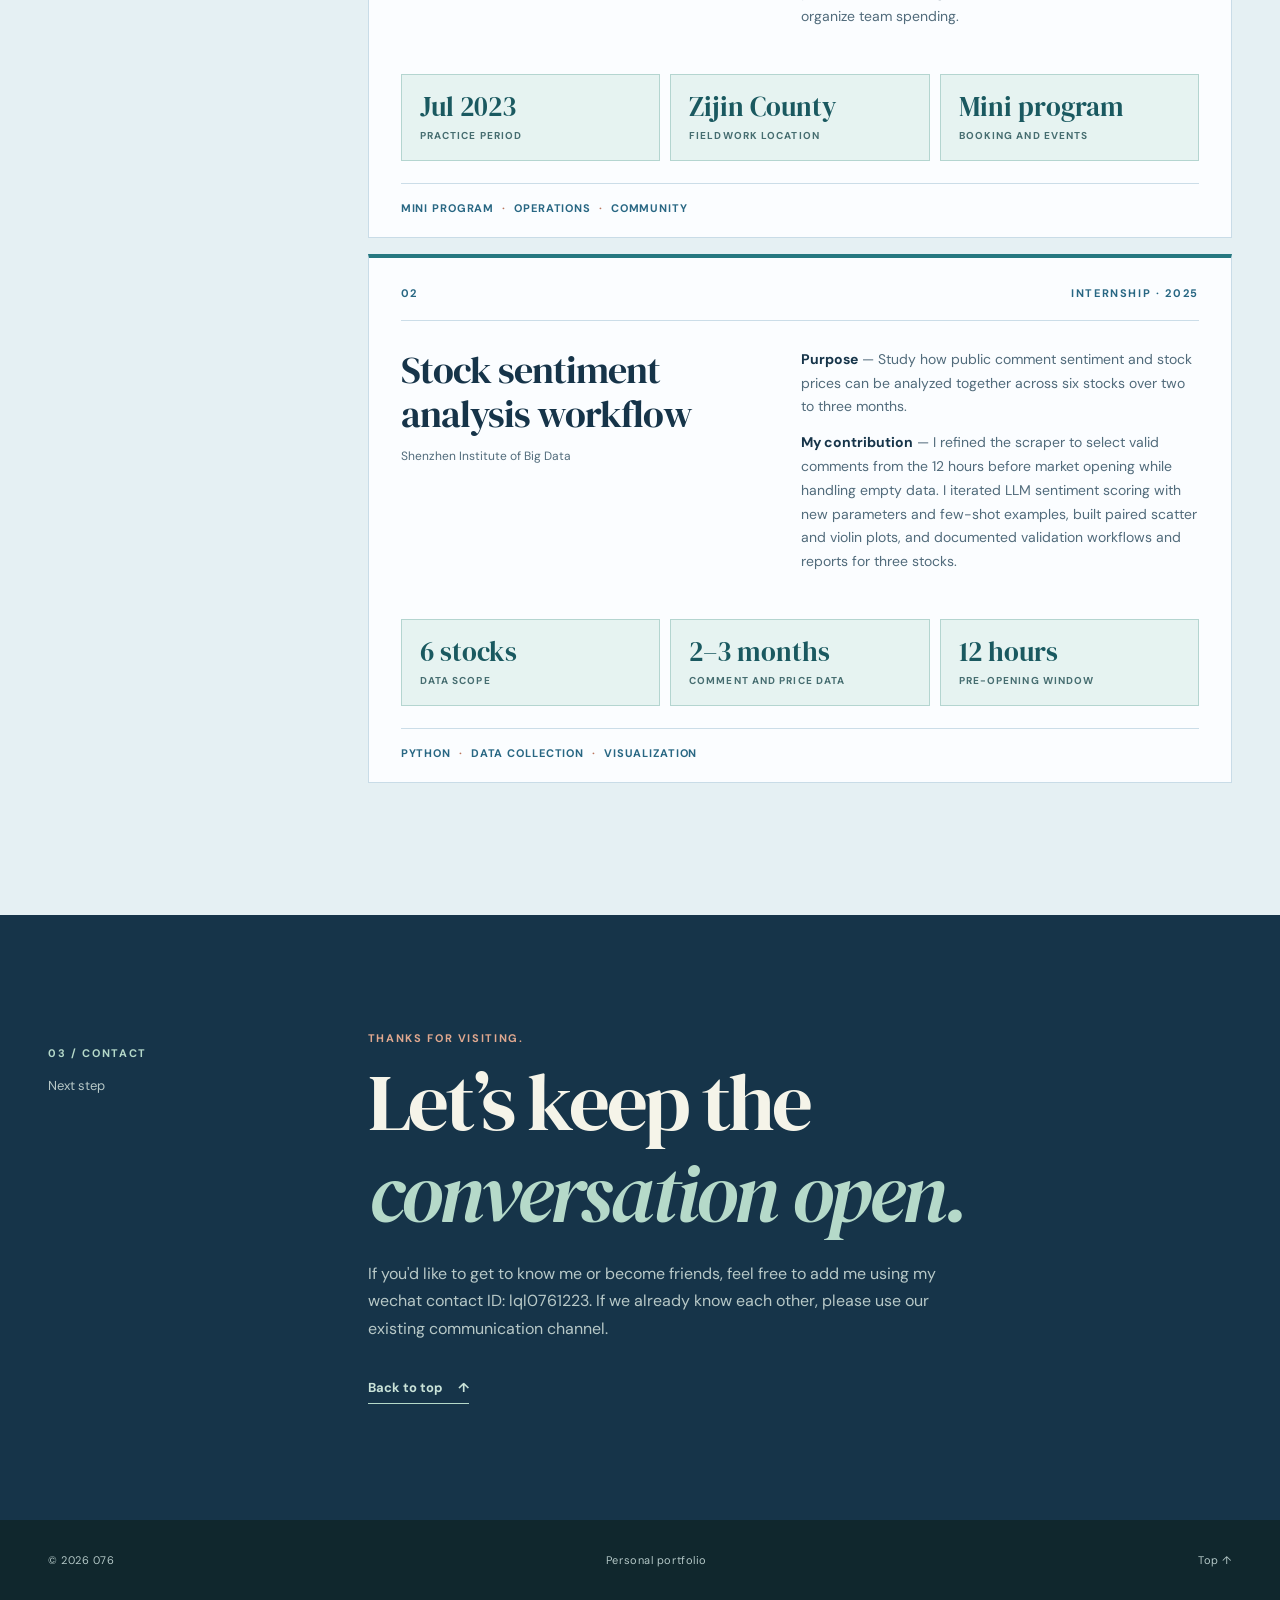
<file: website/V2/index.html>
<!doctype html>
<html lang="en">
<head>
  <meta charset="utf-8">
  <meta name="viewport" content="width=device-width, initial-scale=1">
  <meta name="description" content="Qilong Lin studies Agentic AI Systems at The Hong Kong Polytechnic University, with a background in information systems and data analysis.">
  <meta name="theme-color" content="#eef6fb">
  <title>076 — Personal Website</title>
  <link rel="stylesheet" href="styles.css">
</head>
<body>
  <a class="skip-link" href="#main">Skip to content</a>
  <header class="site-header">
    <div class="container header-inner">
      <nav aria-label="Main navigation">
        <a href="#home">Home</a><a href="#about">About</a><a href="#projects">Projects</a><a href="#contact">Contact <span aria-hidden="true">↗</span></a>
      </nav>
    </div>
  </header>

  <main id="main">
    <section class="hero section" id="home" aria-labelledby="home-title">
      <div class="container hero-grid">
        <div class="hero-copy">
          <p class="eyebrow"><span class="status-dot" aria-hidden="true"></span> AGENTIC COMPUTING, SYSTEMS, AND APPLICATIONS</p>
          <h1 id="home-title">I’m <em>076.</em></h1>
          <p class="hero-intro" data-edit="intro">I’m studying for an MSc in Agentic AI Systems at The Hong Kong Polytechnic University. Before this, I studied Information Management &amp; Information Systems at the Aberdeen Institute of Data Science and Artificial Intelligence, South China Normal University, and earned a second degree in Business Management &amp; Information Systems from the University of Aberdeen.</p>
          <p class="hero-intro hero-intro-secondary" data-edit="introSecond">That path made me curious about how AI systems move from an idea to something people can use. I enjoy Python analysis, clear visualizations, and practical teamwork. My internship in stock sentiment analysis and a social practice project supporting local agriculture gave me chances to explore all three.</p>
          <div class="hero-actions"><a class="button button-primary" href="#projects">Explore my work <span aria-hidden="true">↗</span></a><a class="text-link" href="#about">More about me <span aria-hidden="true">↓</span></a></div>
        </div>
        <aside class="hero-art" aria-label="My academic path and AI interests">
          <div class="path-top"><span>MY PATH</span><span>2022 — NOW</span></div>
          <div class="path-focus">
            <p>From</p><strong>Information<br>Systems</strong>
            <span class="path-arrow" aria-hidden="true">↓</span>
            <p>To</p><strong class="focus-ai">Agentic AI<br>Systems</strong>
          </div>
          <div class="path-schools">
            <a href="https://abdn.scnu.edu.cn/english/about/" target="_blank" rel="noopener noreferrer"><img class="school-logo school-logo-scnu" src="assets/scnu-aberdeen-logo.png" alt="South China Normal University Aberdeen Institute logo" width="413" height="62"><span><small>UNDERGRADUATE</small><b>Aberdeen Institute of Data Science and Artificial Intelligence, South China Normal University</b></span></a>
            <a href="https://www.polyu.edu.hk/comp/study/taught-postgraduate-programme/mscas/" target="_blank" rel="noopener noreferrer"><img class="school-logo school-logo-polyu" src="assets/polyu-logo.png" alt="The Hong Kong Polytechnic University logo" width="334" height="64"><span><small>MASTER’S</small><b>The Hong Kong Polytechnic University</b></span></a>
          </div>
          <div class="path-bottom"><span>Python</span><span>Data</span><span>AI agents</span></div>
        </aside>
      </div>
      <div class="container hero-bottom"><span>Scroll to explore</span><span>Portfolio / 2026</span></div>
    </section>

    <section class="section about" id="about" aria-labelledby="about-title">
      <div class="container section-layout">
        <div class="section-aside"><span class="section-number">01 / ABOUT</span><p>Background &amp; interests</p></div>
        <div class="section-body">
          <h2 id="about-title">My <em>journey.</em></h2>
          <p class="lead" data-edit="about">My undergraduate studies in information systems introduced me to data, coding, and business questions. That experience led me to study Agentic AI Systems, where I want to learn how intelligent tools can be built for practical use. I enjoy working with others, trying ideas out, and making technical results easier to understand.</p>
          <div class="about-details">
            <div class="detail-block education-block"><span class="detail-icon" aria-hidden="true">↗</span><h3>Education</h3>
              <div class="education-entry"><span>NOW · MASTER'S</span><a href="https://www.polyu.edu.hk/comp/study/taught-postgraduate-programme/mscas/" target="_blank" rel="noopener noreferrer" data-edit="mastersSchool">The Hong Kong Polytechnic University</a><p data-edit="masters">MSc in Agentic AI Systems</p></div>
              <div class="education-entry"><span>2022–2026 · UNDERGRADUATE</span><a href="https://abdn.scnu.edu.cn/english/about/" target="_blank" rel="noopener noreferrer" data-edit="undergradSchool">Aberdeen Institute of Data Science and Artificial Intelligence, South China Normal University</a><p data-edit="undergrad">Information Management &amp; Information Systems (2022–2026); second degree in Business Management &amp; Information Systems from the University of Aberdeen.</p></div>
            </div>
            <div class="detail-block"><span class="detail-icon" aria-hidden="true">◎</span><h3>What I work on</h3><p data-edit="workInterests">Python analysis, data visualization, web applications, and the practical use of AI. I like translating a technical result into something a teammate or decision-maker can actually use.</p></div>
          </div>
          <div class="skill-row" aria-label="Areas of interest"><span>Data analysis</span><span>Information systems</span><span>AI applications</span><span>Communication</span></div>
          <div class="personal-panel">
            <div class="personal-heading"><span class="section-number">OUTSIDE THE CLASSROOM</span><h3>A few things that make me <em>me.</em></h3></div>
            <div class="personal-grid">
              <div class="personal-item"><span class="personal-icon" aria-hidden="true">✳</span><h4>Games &amp; esports</h4><p data-edit="games">I play Honor of Kings, CS2, and VALORANT. I also enjoy following their competitive scenes and watching the big matches.</p><div class="hobby-tags"><span>Honor of Kings</span><span>CS2</span><span>VALORANT</span></div></div>
              <div class="personal-item"><span class="personal-icon" aria-hidden="true">♫</span><h4>Off-screen moments</h4><p data-edit="downtime">Music and videos are my usual way to unwind after a busy day. I’m always open to a good recommendation.</p><p class="personality" data-edit="personality">I’m an ISFJ. If we share a favorite game or esports team, feel free to say hi—I’d love to chat and play together.</p></div>
            </div>
            <figure class="personal-photo"><img src="assets/steam-library.png" alt="Personal Steam library screenshot with Counter-Strike 2 selected" loading="lazy" width="750" height="780"><figcaption>A snapshot from my game library <span>CS2 / PERSONAL SCREENSHOT</span></figcaption></figure>
          </div>
        </div>
      </div>
    </section>

    <section class="section projects" id="projects" aria-labelledby="projects-title">
      <div class="container section-layout">
        <div class="section-aside"><span class="section-number">02 / PROJECTS</span><p>Selected work</p></div>
        <div class="section-body">
          <div class="section-heading"><h2 id="projects-title">Work with a <em>purpose.</em></h2><p>Two examples of problems I’ve worked on and what I contributed.</p></div>
          <article class="project-card">
            <div class="project-top"><span class="project-no">01</span><span class="project-type" data-edit="practiceType">Social practice · 2023</span></div>
            <div class="project-main"><div><h3 data-edit="practiceTitle">Digital support for local agriculture</h3><p class="project-org" data-edit="practiceOrg">South China Normal University fieldwork team</p></div><div class="project-summary"><p><strong>Purpose</strong> — <span data-edit="practicePurpose">Support online promotion of local agricultural products and related community activities in Zijin County, Guangdong.</span></p><p><strong>My contribution</strong> — <span data-edit="practiceContribution">I helped maintain the team’s agricultural mini program and update its booking and event customization features. I also supported product packaging, promotion and coding lessons, and used visualization tools to organize team spending.</span></p></div></div>
            <div class="evidence-strip" aria-label="Project scope"><div class="evidence-item"><strong>Jul 2023</strong><span>practice period</span></div><div class="evidence-item"><strong>Zijin County</strong><span>fieldwork location</span></div><div class="evidence-item"><strong>Mini program</strong><span>booking and events</span></div></div>
            <div class="project-footer"><span>Mini program</span><span>Operations</span><span>Community</span></div>
          </article>
          <article class="project-card">
            <div class="project-top"><span class="project-no">02</span><span class="project-type" data-edit="internshipType">Internship · 2025</span></div>
            <div class="project-main"><div><h3 data-edit="internshipTitle">Stock sentiment analysis workflow</h3><p class="project-org" data-edit="internshipOrg">Shenzhen Institute of Big Data</p></div><div class="project-summary"><p><strong>Purpose</strong> — <span data-edit="internshipPurpose">Study how public comment sentiment and stock prices can be analyzed together across six stocks over two to three months.</span></p><p><strong>My contribution</strong> — <span data-edit="internshipContribution">I refined the scraper to select valid comments from the 12 hours before market opening while handling empty data. I iterated LLM sentiment scoring with new parameters and few-shot examples, built paired scatter and violin plots, and documented validation workflows and reports for three stocks.</span></p></div></div>
            <div class="evidence-strip" aria-label="Project scope"><div class="evidence-item"><strong>6 stocks</strong><span>data scope</span></div><div class="evidence-item"><strong>2–3 months</strong><span>comment and price data</span></div><div class="evidence-item"><strong>12 hours</strong><span>pre-opening window</span></div></div>
            <div class="project-footer"><span>Python</span><span>Data collection</span><span>Visualization</span></div>
          </article>
        </div>
      </div>
    </section>

    <section class="section contact" id="contact" aria-labelledby="contact-title">
      <div class="container section-layout">
        <div class="section-aside"><span class="section-number">03 / CONTACT</span><p>Next step</p></div>
        <div class="section-body contact-body"><p class="contact-kicker">Thanks for visiting.</p><h2 id="contact-title">Let’s keep the<br><em>conversation open.</em></h2><p data-edit="contact">If you'd like to get to know me or become friends, feel free to add me using my wechat contact ID: lql0761223. If we already know each other, please use our existing communication channel.</p><a class="back-top" href="#home">Back to top <span aria-hidden="true">↑</span></a></div>
      </div>
    </section>
  </main>
  <footer class="site-footer"><div class="container footer-inner"><span>© 2026 <span data-edit="name">076</span></span><span>Personal portfolio</span><a href="#home">Top ↑</a></div></footer>
  <script src="content.js"></script>
  <script src="render.js"></script>
</body>
</html>
</file>
<file: website/V0/styles.css>
@import url('https://fonts.googleapis.com/css2?family=DM+Sans:wght@400;500;600;700&family=DM+Serif+Display:ital@0;1&display=swap');
:root{--paper:#eef6fb;--ink:#163449;--muted:#516b7b;--line:#cbdde8;--teal:#286783;--mint:#d7e9f3;--orange:#bb755d;--white:#fff;scroll-behavior:smooth}
*{box-sizing:border-box}body{margin:0;background:var(--paper);color:var(--ink);font-family:'DM Sans',Arial,sans-serif;-webkit-font-smoothing:antialiased}a{color:inherit}button,a{-webkit-tap-highlight-color:transparent}a:focus-visible{outline:3px solid var(--orange);outline-offset:4px}h1,h2,h3,p{margin-top:0}h1,h2,h3{font-weight:400}h1,h2,h3,.mark{font-family:'DM Serif Display',Georgia,serif}em{font-weight:400}::selection{background:#b8d5c7;color:var(--ink)}.container{width:min(1280px,calc(100% - 96px));margin-inline:auto}.skip-link{position:absolute;left:16px;top:-60px;background:var(--ink);color:white;padding:12px;z-index:9}.skip-link:focus{top:12px}
.site-header{height:88px;border-bottom:1px solid var(--line);background:var(--paper);position:relative;z-index:2}.header-inner,.wordmark,.site-header nav,.hero-actions,.hero-bottom,.section-layout,.project-top,.project-main,.project-footer,.footer-inner{display:flex}.header-inner{height:100%;align-items:center;justify-content:space-between}.wordmark{align-items:center;gap:13px;text-decoration:none;font-size:14px;font-weight:700;letter-spacing:.01em}.mark{font-size:25px;letter-spacing:-.1em}.mark-dot{color:var(--orange)}.site-header nav{gap:35px;align-items:center}.site-header nav a{text-decoration:none;font-size:13px;color:var(--muted);font-weight:600;transition:color .2s}.site-header nav a:hover{color:var(--teal)}.site-header nav a:last-child{color:var(--ink)}.site-header nav span{font-size:16px;margin-left:2px}
.hero{padding-top:77px}.hero-grid{display:grid;grid-template-columns:1.06fr .94fr;gap:58px;align-items:stretch;min-height:570px}.hero-copy{padding-top:27px;padding-bottom:40px}.eyebrow,.section-number,.project-type,.project-no,.project-footer,.art-caption,.art-bottom,.hero-bottom,.contact-kicker{font-size:11px;font-weight:700;letter-spacing:.15em;text-transform:uppercase}.eyebrow{color:var(--teal);display:flex;align-items:center;gap:11px;margin-bottom:39px}.status-dot{height:8px;width:8px;display:inline-block;background:var(--orange);border-radius:50%}h1{font-size:clamp(58px,5.9vw,94px);line-height:1.04;letter-spacing:-.055em;margin:0 0 29px}h1 em,h2 em{color:var(--teal)}.punctuation{color:var(--orange)}.hero-intro{max-width:540px;font-size:17px;line-height:1.72;color:var(--muted);margin-bottom:31px}.hero-actions{gap:28px;align-items:center}.button{display:inline-flex;align-items:center;justify-content:space-between;gap:30px;text-decoration:none;padding:17px 21px;font-size:13px;font-weight:700;transition:transform .2s,background .2s}.button:hover{transform:translateY(-3px)}.button-primary{background:var(--ink);color:white}.button-primary:hover{background:var(--teal)}.button span{font-size:18px}.text-link{font-size:13px;font-weight:700;text-decoration:none;border-bottom:1px solid var(--ink);padding-bottom:5px}.text-link span{margin-left:7px}.hero-art{position:relative;background:#d8eaf4;min-height:540px;overflow:hidden;isolation:isolate}.hero-art:before{content:'';position:absolute;inset:0;background:radial-gradient(circle at 70% 25%,#f4fbff,transparent 41%),linear-gradient(140deg,transparent,#bddaea);z-index:-1}.art-caption{position:absolute;top:26px;left:29px;right:29px;display:flex;justify-content:space-between;letter-spacing:.1em;color:#476a7e}.art-orbit{position:absolute;width:480px;height:480px;border:1px solid rgba(44,101,130,.22);border-radius:50%;top:9%;left:50%;transform:translateX(-50%)}.orbit-two{width:620px;height:620px;top:-6%}.art-card{position:absolute;background:#fffefa;border:1px solid #c1d6e2;box-shadow:0 18px 40px #30597920;padding:18px 20px;display:flex;flex-direction:column;gap:5px;width:190px;transform:rotate(-5deg)}.art-card strong{font:33px 'DM Serif Display',Georgia,serif;font-weight:400;line-height:1.1}.art-card small{font-size:11px;color:var(--muted)}.card-index{font-size:10px;letter-spacing:.13em;color:var(--orange);font-weight:700;margin-bottom:15px}.card-input{left:12%;top:22%}.card-process{right:9%;top:41%;transform:rotate(5deg);background:#245c78;color:#fff;border-color:#245c78}.card-process small{color:#d7eaf2}.card-output{left:21%;bottom:11%;transform:rotate(-3deg)}.art-bottom{position:absolute;left:30px;right:30px;bottom:22px;display:flex;align-items:center;gap:10px;color:#476a7e;letter-spacing:.08em}.art-line{height:1px;background:#84a9ba;flex:1}.hero-bottom{justify-content:space-between;border-bottom:1px solid var(--line);padding-top:23px;padding-bottom:23px;color:#718998;letter-spacing:.13em}
.about,.projects,.contact{padding:116px 0}.section-layout{gap:6%;align-items:flex-start}.section-aside{flex:0 0 21%;padding-top:10px}.section-aside p{font-size:13px;color:var(--muted);margin:15px 0}.section-number{color:var(--teal)}.section-body{flex:1;min-width:0}.section-body h2{font-size:clamp(40px,4.5vw,66px);letter-spacing:-.04em;line-height:1.13;margin-bottom:29px}.lead{font-size:20px;line-height:1.65;max-width:740px;color:#485c5e}.about-details{display:grid;grid-template-columns:1fr 1fr;gap:48px;margin-top:57px;border-top:1px solid var(--line);padding-top:30px}.detail-icon{font-size:26px;color:var(--orange)}.detail-block h3{font-size:27px;margin:14px 0}.detail-block p{font-size:14px;line-height:1.8;color:var(--muted)}.detail-block strong{color:var(--ink);font-weight:600}.skill-row{display:flex;gap:8px;flex-wrap:wrap;margin-top:24px}.skill-row span{border:1px solid #bdcdc4;border-radius:99px;padding:9px 14px;font-size:11px;color:var(--teal);font-weight:700}
.projects{background:#e2eef5}.section-heading{display:flex;justify-content:space-between;align-items:end;gap:24px;margin-bottom:46px}.section-heading h2{margin:0}.section-heading p{max-width:230px;font-size:14px;line-height:1.6;color:var(--muted);margin:0 0 7px}.project-card{background:#fbfdff;border:1px solid #c9dce7;padding:28px 32px 22px;margin-bottom:16px;transition:transform .2s,box-shadow .2s}.project-card:hover{transform:translateY(-3px);box-shadow:0 18px 35px #365b7920}.project-top{justify-content:space-between;color:var(--teal);border-bottom:1px solid var(--line);padding-bottom:20px}.project-main{gap:25px;justify-content:space-between;padding:27px 0 33px}.project-main>div:first-child{flex:0 0 47%}.project-main h3{font-size:clamp(28px,3vw,42px);letter-spacing:-.025em;line-height:1.15;margin-bottom:12px}.project-org{font-size:12px;color:var(--muted)}.project-summary{max-width:370px}.project-summary p{font-size:13px;line-height:1.7;color:var(--muted);margin-bottom:12px}.project-summary strong{color:var(--ink)}.project-footer{gap:8px;border-top:1px solid var(--line);padding-top:17px;letter-spacing:.08em;color:var(--teal);flex-wrap:wrap}.project-footer span+span:before{content:'·';margin-right:8px;color:var(--orange)}
.contact{background:var(--ink);color:#f5f4e9}.contact .section-aside p,.contact-body>p:not(.contact-kicker){color:#b7c8c7}.contact .section-number,.contact h2 em{color:#b5d9c9}.contact-body h2{font-size:clamp(54px,6.3vw,90px);margin-bottom:22px}.contact-body>p:not(.contact-kicker){font-size:16px;line-height:1.7;max-width:580px}.contact-kicker{color:#e0a88f}.back-top{display:inline-block;text-decoration:none;border-bottom:1px solid #b5d9c9;color:#c9e2d8;font-size:13px;font-weight:700;padding-bottom:7px;margin-top:21px}.back-top span{padding-left:12px}.site-footer{background:#10272d;color:#b3c7c6}.footer-inner{justify-content:space-between;gap:12px;align-items:center;min-height:80px;font-size:11px;letter-spacing:.05em}.footer-inner a{text-decoration:none}
.hero-intro-secondary{font-size:15px;line-height:1.7;margin-top:-13px;margin-bottom:30px}.education-entry{position:relative;border-left:1px solid #b9d3e0;padding:1px 0 8px 17px;margin:18px 0}.education-entry:before{content:'';position:absolute;left:-4px;top:5px;width:7px;height:7px;background:var(--orange);border-radius:50%}.education-entry>span{display:block;color:var(--teal);font-size:10px;font-weight:700;letter-spacing:.11em;margin-bottom:7px}.education-entry a{display:block;font-size:14px;font-weight:700;line-height:1.5;text-decoration-color:#87acc0;text-underline-offset:3px}.education-entry p{margin:7px 0 0}.personal-panel{margin-top:62px;padding:31px 34px 34px;background:#dcecf5;border:1px solid #c5dce9}.personal-heading{display:flex;justify-content:space-between;align-items:baseline;gap:24px;border-bottom:1px solid #bfd5e2;padding-bottom:20px}.personal-heading h3{font-size:clamp(25px,3vw,36px);letter-spacing:-.025em;margin:0}.personal-heading em{color:var(--teal)}.personal-grid{display:grid;grid-template-columns:1fr 1fr;gap:44px;padding-top:27px}.personal-item h4{font-size:14px;margin:12px 0 9px}.personal-item p{font-size:13px;line-height:1.75;color:var(--muted);margin-bottom:11px}.personal-icon{font-size:23px;color:var(--teal)}.personal-item .personality{padding-top:11px;border-top:1px solid #bfd5e2}.hobby-tags{display:flex;flex-wrap:wrap;gap:6px;margin-top:17px}.hobby-tags span{font-size:10px;font-weight:700;letter-spacing:.04em;color:#245b78;background:#f5fbff;border:1px solid #b9d3e0;border-radius:50px;padding:7px 10px}.personal-photo{margin:31px 0 0;background:#17232c;border:1px solid #9db9c8}.personal-photo img{display:block;width:100%;height:340px;object-fit:cover;object-position:center 17%}.personal-photo figcaption{display:flex;justify-content:space-between;gap:20px;color:#d9e8ee;padding:12px 16px;font-size:11px;letter-spacing:.04em}.personal-photo figcaption span{color:#9bb7c5;font-size:10px;font-weight:700;letter-spacing:.12em}
@media(max-width:1050px){.container{width:min(100% - 56px,1280px)}.hero-grid{gap:30px}.hero-art{min-height:500px}.section-aside{flex-basis:17%}.section-layout{gap:5%}.project-main{flex-direction:column}.project-main>div:first-child{flex:auto}.project-summary{max-width:none}.about-details{gap:26px}.personal-heading{display:block}.personal-heading h3{margin-top:12px}}
@media(max-width:760px){.container{width:calc(100% - 36px)}.site-header{height:auto}.header-inner{padding:15px 0;align-items:flex-start;gap:15px}.wordmark-text{display:none}.site-header nav{flex-wrap:wrap;justify-content:flex-end;gap:11px 16px;max-width:310px}.site-header nav a{font-size:12px}.hero{padding-top:35px}.hero-grid{display:block}.hero-copy{padding-top:10px;padding-bottom:44px}.eyebrow{margin-bottom:31px;font-size:10px}h1{font-size:clamp(50px,11vw,76px)}.hero-intro{font-size:15px}.hero-art{min-height:420px}.art-orbit{top:-3%}.orbit-two{top:-23%}.card-input{left:8%;top:17%}.card-process{right:5%;top:39%}.card-output{left:14%;bottom:9%}.art-card{width:160px;padding:14px}.art-card strong{font-size:27px}.art-bottom{font-size:9px}.about,.projects,.contact{padding:76px 0}.section-layout{display:block}.section-aside{margin-bottom:28px}.section-aside p{display:none}.section-body h2{font-size:clamp(42px,9vw,58px)}.lead{font-size:17px}.about-details{grid-template-columns:1fr;gap:19px;margin-top:40px}.section-heading{display:block}.section-heading p{max-width:420px;margin-top:16px}.project-card{padding:20px}.project-main h3{font-size:35px}.contact-body h2{font-size:clamp(51px,10vw,72px)}.footer-inner{flex-wrap:wrap;padding:20px 0}}
@media(max-width:760px){.hero-intro-secondary{margin-top:-10px}.personal-panel{margin-top:43px;padding:24px 20px}.personal-grid{grid-template-columns:1fr;gap:25px}.personal-heading h3{font-size:30px}.personal-photo img{height:260px}.personal-photo figcaption{display:block}.personal-photo figcaption span{display:block;margin-top:5px}}
@media(max-width:390px){.header-inner{display:block}.site-header nav{justify-content:flex-start;margin-top:13px}.hero-actions{gap:18px}.button{gap:12px;padding:15px 12px}.art-card{width:145px}.card-process{right:2%}}
@media(prefers-reduced-motion:reduce){:root{scroll-behavior:auto}.button,.project-card{transition:none}}
.hero-art{min-height:560px;display:flex;flex-direction:column;padding:30px 34px 26px;background:#dcecf6}
.hero-art:before{background:radial-gradient(circle at 80% 16%,#f5fbff,transparent 45%),linear-gradient(145deg,#dcecf6,#c8e1ef)}
.path-top,.path-bottom{display:flex;justify-content:space-between;gap:15px;color:#386782;font-size:10px;font-weight:700;letter-spacing:.15em}
.path-top{border-bottom:1px solid #aecbdc;padding-bottom:17px}
.path-focus{position:relative;margin:auto 0;padding:32px 8px 27px}
.path-focus p{font-size:12px;font-weight:700;color:#4e7185;text-transform:uppercase;letter-spacing:.13em;margin:0 0 5px}
.path-focus strong{display:block;font:clamp(37px,3.5vw,56px)/1.03 'DM Serif Display',Georgia,serif;font-weight:400;letter-spacing:-.035em;color:var(--ink)}
.path-focus .focus-ai{color:#245f81}
.path-arrow{display:block;font-size:30px;color:var(--orange);line-height:1;margin:12px 0 16px 5px}
.path-schools{border-top:1px solid #aecbdc}
.path-schools a{display:flex;align-items:center;gap:15px;min-height:73px;text-decoration:none;border-bottom:1px solid #aecbdc}
.path-schools a:hover b{text-decoration:underline;text-underline-offset:3px}
.school-logo{display:block;flex:0 0 210px;width:210px;height:auto;max-height:45px;object-fit:contain;object-position:left center}
.school-logo-polyu{max-height:43px}
.path-schools a>span{min-width:0}
.path-schools small{display:block;font-size:9px;letter-spacing:.13em;color:#53748a;font-weight:700;margin-bottom:5px}
.path-schools b{display:block;font-size:12px;line-height:1.4;color:var(--ink)}
.path-bottom{justify-content:flex-start;gap:8px;padding-top:20px}
.path-bottom span{border:1px solid #9dbfd1;border-radius:99px;padding:7px 10px;letter-spacing:.04em;background:#eaf5fa}
@media(max-width:1050px){.hero-art{padding:25px}.path-focus strong{font-size:clamp(36px,4vw,47px)}}
@media(max-width:760px){.hero-art{min-height:570px}.path-focus strong{font-size:clamp(42px,9vw,55px)}}
@media(max-width:1050px){.path-schools a{min-height:90px}.school-logo{flex-basis:165px;width:165px}.path-schools b{font-size:11px}}
@media(max-width:760px){.hero-art{min-height:670px}.path-schools a{display:block;min-height:0;padding:15px 0}.school-logo{width:min(240px,100%);max-height:none;margin-bottom:9px}.path-schools b{font-size:12px}}
.header-inner{justify-content:flex-end}
</file>
<file: website/V1/styles.css>
@import url('https://fonts.googleapis.com/css2?family=DM+Sans:wght@400;500;600;700&family=DM+Serif+Display:ital@0;1&display=swap');
:root{--paper:#eef6fb;--ink:#163449;--muted:#516b7b;--line:#cbdde8;--teal:#286783;--mint:#d7e9f3;--orange:#bb755d;--white:#fff;scroll-behavior:smooth}
*{box-sizing:border-box}body{margin:0;background:var(--paper);color:var(--ink);font-family:'DM Sans',Arial,sans-serif;-webkit-font-smoothing:antialiased}a{color:inherit}button,a{-webkit-tap-highlight-color:transparent}a:focus-visible{outline:3px solid var(--orange);outline-offset:4px}h1,h2,h3,p{margin-top:0}h1,h2,h3{font-weight:400}h1,h2,h3,.mark{font-family:'DM Serif Display',Georgia,serif}em{font-weight:400}::selection{background:#b8d5c7;color:var(--ink)}.container{width:min(1280px,calc(100% - 96px));margin-inline:auto}.skip-link{position:absolute;left:16px;top:-60px;background:var(--ink);color:white;padding:12px;z-index:9}.skip-link:focus{top:12px}
.site-header{height:88px;border-bottom:1px solid var(--line);background:var(--paper);position:relative;z-index:2}.header-inner,.wordmark,.site-header nav,.hero-actions,.hero-bottom,.section-layout,.project-top,.project-main,.project-footer,.footer-inner{display:flex}.header-inner{height:100%;align-items:center;justify-content:space-between}.wordmark{align-items:center;gap:13px;text-decoration:none;font-size:14px;font-weight:700;letter-spacing:.01em}.mark{font-size:25px;letter-spacing:-.1em}.mark-dot{color:var(--orange)}.site-header nav{gap:35px;align-items:center}.site-header nav a{text-decoration:none;font-size:13px;color:var(--muted);font-weight:600;transition:color .2s}.site-header nav a:hover{color:var(--teal)}.site-header nav a:last-child{color:var(--ink)}.site-header nav span{font-size:16px;margin-left:2px}
.hero{padding-top:77px}.hero-grid{display:grid;grid-template-columns:1.06fr .94fr;gap:58px;align-items:stretch;min-height:570px}.hero-copy{padding-top:27px;padding-bottom:40px}.eyebrow,.section-number,.project-type,.project-no,.project-footer,.art-caption,.art-bottom,.hero-bottom,.contact-kicker{font-size:11px;font-weight:700;letter-spacing:.15em;text-transform:uppercase}.eyebrow{color:var(--teal);display:flex;align-items:center;gap:11px;margin-bottom:39px}.status-dot{height:8px;width:8px;display:inline-block;background:var(--orange);border-radius:50%}h1{font-size:clamp(58px,5.9vw,94px);line-height:1.04;letter-spacing:-.055em;margin:0 0 29px}h1 em,h2 em{color:var(--teal)}.punctuation{color:var(--orange)}.hero-intro{max-width:540px;font-size:17px;line-height:1.72;color:var(--muted);margin-bottom:31px}.hero-actions{gap:28px;align-items:center}.button{display:inline-flex;align-items:center;justify-content:space-between;gap:30px;text-decoration:none;padding:17px 21px;font-size:13px;font-weight:700;transition:transform .2s,background .2s}.button:hover{transform:translateY(-3px)}.button-primary{background:var(--ink);color:white}.button-primary:hover{background:var(--teal)}.button span{font-size:18px}.text-link{font-size:13px;font-weight:700;text-decoration:none;border-bottom:1px solid var(--ink);padding-bottom:5px}.text-link span{margin-left:7px}.hero-art{position:relative;background:#d8eaf4;min-height:540px;overflow:hidden;isolation:isolate}.hero-art:before{content:'';position:absolute;inset:0;background:radial-gradient(circle at 70% 25%,#f4fbff,transparent 41%),linear-gradient(140deg,transparent,#bddaea);z-index:-1}.art-caption{position:absolute;top:26px;left:29px;right:29px;display:flex;justify-content:space-between;letter-spacing:.1em;color:#476a7e}.art-orbit{position:absolute;width:480px;height:480px;border:1px solid rgba(44,101,130,.22);border-radius:50%;top:9%;left:50%;transform:translateX(-50%)}.orbit-two{width:620px;height:620px;top:-6%}.art-card{position:absolute;background:#fffefa;border:1px solid #c1d6e2;box-shadow:0 18px 40px #30597920;padding:18px 20px;display:flex;flex-direction:column;gap:5px;width:190px;transform:rotate(-5deg)}.art-card strong{font:33px 'DM Serif Display',Georgia,serif;font-weight:400;line-height:1.1}.art-card small{font-size:11px;color:var(--muted)}.card-index{font-size:10px;letter-spacing:.13em;color:var(--orange);font-weight:700;margin-bottom:15px}.card-input{left:12%;top:22%}.card-process{right:9%;top:41%;transform:rotate(5deg);background:#245c78;color:#fff;border-color:#245c78}.card-process small{color:#d7eaf2}.card-output{left:21%;bottom:11%;transform:rotate(-3deg)}.art-bottom{position:absolute;left:30px;right:30px;bottom:22px;display:flex;align-items:center;gap:10px;color:#476a7e;letter-spacing:.08em}.art-line{height:1px;background:#84a9ba;flex:1}.hero-bottom{justify-content:space-between;border-bottom:1px solid var(--line);padding-top:23px;padding-bottom:23px;color:#718998;letter-spacing:.13em}
.about,.projects,.contact{padding:116px 0}.section-layout{gap:6%;align-items:flex-start}.section-aside{flex:0 0 21%;padding-top:10px}.section-aside p{font-size:13px;color:var(--muted);margin:15px 0}.section-number{color:var(--teal)}.section-body{flex:1;min-width:0}.section-body h2{font-size:clamp(40px,4.5vw,66px);letter-spacing:-.04em;line-height:1.13;margin-bottom:29px}.lead{font-size:20px;line-height:1.65;max-width:740px;color:#485c5e}.about-details{display:grid;grid-template-columns:1fr 1fr;gap:48px;margin-top:57px;border-top:1px solid var(--line);padding-top:30px}.detail-icon{font-size:26px;color:var(--orange)}.detail-block h3{font-size:27px;margin:14px 0}.detail-block p{font-size:14px;line-height:1.8;color:var(--muted)}.detail-block strong{color:var(--ink);font-weight:600}.skill-row{display:flex;gap:8px;flex-wrap:wrap;margin-top:24px}.skill-row span{border:1px solid #bdcdc4;border-radius:99px;padding:9px 14px;font-size:11px;color:var(--teal);font-weight:700}
.projects{background:#e2eef5}.section-heading{display:flex;justify-content:space-between;align-items:end;gap:24px;margin-bottom:46px}.section-heading h2{margin:0}.section-heading p{max-width:230px;font-size:14px;line-height:1.6;color:var(--muted);margin:0 0 7px}.project-card{background:#fbfdff;border:1px solid #c9dce7;padding:28px 32px 22px;margin-bottom:16px;transition:transform .2s,box-shadow .2s}.project-card:hover{transform:translateY(-3px);box-shadow:0 18px 35px #365b7920}.project-top{justify-content:space-between;color:var(--teal);border-bottom:1px solid var(--line);padding-bottom:20px}.project-main{gap:25px;justify-content:space-between;padding:27px 0 33px}.project-main>div:first-child{flex:0 0 47%}.project-main h3{font-size:clamp(28px,3vw,42px);letter-spacing:-.025em;line-height:1.15;margin-bottom:12px}.project-org{font-size:12px;color:var(--muted)}.project-summary{max-width:370px}.project-summary p{font-size:13px;line-height:1.7;color:var(--muted);margin-bottom:12px}.project-summary strong{color:var(--ink)}.project-footer{gap:8px;border-top:1px solid var(--line);padding-top:17px;letter-spacing:.08em;color:var(--teal);flex-wrap:wrap}.project-footer span+span:before{content:'·';margin-right:8px;color:var(--orange)}
.contact{background:var(--ink);color:#f5f4e9}.contact .section-aside p,.contact-body>p:not(.contact-kicker){color:#b7c8c7}.contact .section-number,.contact h2 em{color:#b5d9c9}.contact-body h2{font-size:clamp(54px,6.3vw,90px);margin-bottom:22px}.contact-body>p:not(.contact-kicker){font-size:16px;line-height:1.7;max-width:580px}.contact-kicker{color:#e0a88f}.back-top{display:inline-block;text-decoration:none;border-bottom:1px solid #b5d9c9;color:#c9e2d8;font-size:13px;font-weight:700;padding-bottom:7px;margin-top:21px}.back-top span{padding-left:12px}.site-footer{background:#10272d;color:#b3c7c6}.footer-inner{justify-content:space-between;gap:12px;align-items:center;min-height:80px;font-size:11px;letter-spacing:.05em}.footer-inner a{text-decoration:none}
.hero-intro-secondary{font-size:15px;line-height:1.7;margin-top:-13px;margin-bottom:30px}.education-entry{position:relative;border-left:1px solid #b9d3e0;padding:1px 0 8px 17px;margin:18px 0}.education-entry:before{content:'';position:absolute;left:-4px;top:5px;width:7px;height:7px;background:var(--orange);border-radius:50%}.education-entry>span{display:block;color:var(--teal);font-size:10px;font-weight:700;letter-spacing:.11em;margin-bottom:7px}.education-entry a{display:block;font-size:14px;font-weight:700;line-height:1.5;text-decoration-color:#87acc0;text-underline-offset:3px}.education-entry p{margin:7px 0 0}.personal-panel{margin-top:62px;padding:31px 34px 34px;background:#dcecf5;border:1px solid #c5dce9}.personal-heading{display:flex;justify-content:space-between;align-items:baseline;gap:24px;border-bottom:1px solid #bfd5e2;padding-bottom:20px}.personal-heading h3{font-size:clamp(25px,3vw,36px);letter-spacing:-.025em;margin:0}.personal-heading em{color:var(--teal)}.personal-grid{display:grid;grid-template-columns:1fr 1fr;gap:44px;padding-top:27px}.personal-item h4{font-size:14px;margin:12px 0 9px}.personal-item p{font-size:13px;line-height:1.75;color:var(--muted);margin-bottom:11px}.personal-icon{font-size:23px;color:var(--teal)}.personal-item .personality{padding-top:11px;border-top:1px solid #bfd5e2}.hobby-tags{display:flex;flex-wrap:wrap;gap:6px;margin-top:17px}.hobby-tags span{font-size:10px;font-weight:700;letter-spacing:.04em;color:#245b78;background:#f5fbff;border:1px solid #b9d3e0;border-radius:50px;padding:7px 10px}.personal-photo{margin:31px 0 0;background:#17232c;border:1px solid #9db9c8}.personal-photo img{display:block;width:100%;height:340px;object-fit:cover;object-position:center 17%}.personal-photo figcaption{display:flex;justify-content:space-between;gap:20px;color:#d9e8ee;padding:12px 16px;font-size:11px;letter-spacing:.04em}.personal-photo figcaption span{color:#9bb7c5;font-size:10px;font-weight:700;letter-spacing:.12em}
@media(max-width:1050px){.container{width:min(100% - 56px,1280px)}.hero-grid{gap:30px}.hero-art{min-height:500px}.section-aside{flex-basis:17%}.section-layout{gap:5%}.project-main{flex-direction:column}.project-main>div:first-child{flex:auto}.project-summary{max-width:none}.about-details{gap:26px}.personal-heading{display:block}.personal-heading h3{margin-top:12px}}
@media(max-width:760px){.container{width:calc(100% - 36px)}.site-header{height:auto}.header-inner{padding:15px 0;align-items:flex-start;gap:15px}.wordmark-text{display:none}.site-header nav{flex-wrap:wrap;justify-content:flex-end;gap:11px 16px;max-width:310px}.site-header nav a{font-size:12px}.hero{padding-top:35px}.hero-grid{display:block}.hero-copy{padding-top:10px;padding-bottom:44px}.eyebrow{margin-bottom:31px;font-size:10px}h1{font-size:clamp(50px,11vw,76px)}.hero-intro{font-size:15px}.hero-art{min-height:420px}.art-orbit{top:-3%}.orbit-two{top:-23%}.card-input{left:8%;top:17%}.card-process{right:5%;top:39%}.card-output{left:14%;bottom:9%}.art-card{width:160px;padding:14px}.art-card strong{font-size:27px}.art-bottom{font-size:9px}.about,.projects,.contact{padding:76px 0}.section-layout{display:block}.section-aside{margin-bottom:28px}.section-aside p{display:none}.section-body h2{font-size:clamp(42px,9vw,58px)}.lead{font-size:17px}.about-details{grid-template-columns:1fr;gap:19px;margin-top:40px}.section-heading{display:block}.section-heading p{max-width:420px;margin-top:16px}.project-card{padding:20px}.project-main h3{font-size:35px}.contact-body h2{font-size:clamp(51px,10vw,72px)}.footer-inner{flex-wrap:wrap;padding:20px 0}}
@media(max-width:760px){.hero-intro-secondary{margin-top:-10px}.personal-panel{margin-top:43px;padding:24px 20px}.personal-grid{grid-template-columns:1fr;gap:25px}.personal-heading h3{font-size:30px}.personal-photo img{height:260px}.personal-photo figcaption{display:block}.personal-photo figcaption span{display:block;margin-top:5px}}
@media(max-width:390px){.header-inner{display:block}.site-header nav{justify-content:flex-start;margin-top:13px}.hero-actions{gap:18px}.button{gap:12px;padding:15px 12px}.art-card{width:145px}.card-process{right:2%}}
@media(prefers-reduced-motion:reduce){:root{scroll-behavior:auto}.button,.project-card{transition:none}}
.hero-art{min-height:560px;display:flex;flex-direction:column;padding:30px 34px 26px;background:#dcecf6}
.hero-art:before{background:radial-gradient(circle at 80% 16%,#f5fbff,transparent 45%),linear-gradient(145deg,#dcecf6,#c8e1ef)}
.path-top,.path-bottom{display:flex;justify-content:space-between;gap:15px;color:#386782;font-size:10px;font-weight:700;letter-spacing:.15em}
.path-top{border-bottom:1px solid #aecbdc;padding-bottom:17px}
.path-focus{position:relative;margin:auto 0;padding:32px 8px 27px}
.path-focus p{font-size:12px;font-weight:700;color:#4e7185;text-transform:uppercase;letter-spacing:.13em;margin:0 0 5px}
.path-focus strong{display:block;font:clamp(37px,3.5vw,56px)/1.03 'DM Serif Display',Georgia,serif;font-weight:400;letter-spacing:-.035em;color:var(--ink)}
.path-focus .focus-ai{color:#245f81}
.path-arrow{display:block;font-size:30px;color:var(--orange);line-height:1;margin:12px 0 16px 5px}
.path-schools{border-top:1px solid #aecbdc}
.path-schools a{display:flex;align-items:center;gap:15px;min-height:73px;text-decoration:none;border-bottom:1px solid #aecbdc}
.path-schools a:hover b{text-decoration:underline;text-underline-offset:3px}
.school-logo{display:block;flex:0 0 210px;width:210px;height:auto;max-height:45px;object-fit:contain;object-position:left center}
.school-logo-polyu{max-height:43px}
.path-schools a>span{min-width:0}
.path-schools small{display:block;font-size:9px;letter-spacing:.13em;color:#53748a;font-weight:700;margin-bottom:5px}
.path-schools b{display:block;font-size:12px;line-height:1.4;color:var(--ink)}
.path-bottom{justify-content:flex-start;gap:8px;padding-top:20px}
.path-bottom span{border:1px solid #9dbfd1;border-radius:99px;padding:7px 10px;letter-spacing:.04em;background:#eaf5fa}
@media(max-width:1050px){.hero-art{padding:25px}.path-focus strong{font-size:clamp(36px,4vw,47px)}}
@media(max-width:760px){.hero-art{min-height:570px}.path-focus strong{font-size:clamp(42px,9vw,55px)}}
@media(max-width:1050px){.path-schools a{min-height:90px}.school-logo{flex-basis:165px;width:165px}.path-schools b{font-size:11px}}
@media(max-width:760px){.hero-art{min-height:670px}.path-schools a{display:block;min-height:0;padding:15px 0}.school-logo{width:min(240px,100%);max-height:none;margin-bottom:9px}.path-schools b{font-size:12px}}
.header-inner{justify-content:flex-end}

/* V1: the three demonstrated before/after patterns are applied to real V0 content. */
.site-header{position:sticky;top:0;z-index:10;box-shadow:0 2px 12px #16344912}
.skip-link{z-index:20}
.site-header nav a{display:inline-flex;align-items:center;min-height:44px;border-bottom:2px solid transparent}
.site-header nav a[aria-current="location"]{color:var(--ink);border-bottom-color:var(--orange)}
main section[id],#main{scroll-margin-top:var(--anchor-offset,120px)}
.project-card{padding:0;overflow:hidden}
.project-card .project-top{padding:22px 30px}
.project-case-header{padding:29px 30px 25px}
.project-case-header h3{font-size:clamp(30px,3.1vw,44px);letter-spacing:-.025em;line-height:1.16;margin:0 0 12px}
.project-case-header .project-org{margin:0;font-size:13px}
.case-panels{display:grid;grid-template-columns:minmax(0,0.87fr) minmax(0,1.13fr);border-top:1px solid var(--line);border-bottom:1px solid var(--line)}
.case-goal,.case-role{padding:27px 30px 29px;min-width:0}
.case-goal{background:#1d4d66;color:#f4f9fc}
.case-role{background:#f2f8fc}
.case-panels h4{margin:0 0 16px;font:700 11px/1.3 'DM Sans',Arial,sans-serif;letter-spacing:.16em;text-transform:uppercase}
.case-goal h4{color:#c5e3ee}.case-role h4{color:#8c4b36}
.case-goal p{margin:0;font:clamp(20px,2vw,27px)/1.37 'DM Serif Display',Georgia,serif;overflow-wrap:anywhere}
.case-role ul{margin:0;padding-left:20px;display:grid;gap:12px}
.case-role li{font-size:15px;line-height:1.55;color:#2a4b5e;padding-left:4px;overflow-wrap:anywhere}
.case-role li::marker{color:#aa5942}
.project-card .project-footer{border:0;padding:17px 30px 20px}
@media(max-width:760px){
  .site-header nav{max-width:none;gap:0 13px}
  .site-header nav a{min-height:44px;padding-inline:2px}
  .case-panels{grid-template-columns:1fr}
  .project-card .project-top,.project-case-header,.case-goal,.case-role,.project-card .project-footer{padding-left:22px;padding-right:22px}
  .case-goal p{font-size:23px}
}
</file>
<file: website/V2/styles.css>
@import url('https://fonts.googleapis.com/css2?family=DM+Sans:wght@400;500;600;700&family=DM+Serif+Display:ital@0;1&display=swap');
:root{--paper:#eef6fb;--ink:#163449;--muted:#516b7b;--line:#cbdde8;--teal:#286783;--mint:#d7e9f3;--orange:#bb755d;--white:#fff;scroll-behavior:smooth}
*{box-sizing:border-box}body{margin:0;background:var(--paper);color:var(--ink);font-family:'DM Sans',Arial,sans-serif;-webkit-font-smoothing:antialiased}a{color:inherit}button,a{-webkit-tap-highlight-color:transparent}a:focus-visible{outline:3px solid var(--orange);outline-offset:4px}h1,h2,h3,p{margin-top:0}h1,h2,h3{font-weight:400}h1,h2,h3,.mark{font-family:'DM Serif Display',Georgia,serif}em{font-weight:400}::selection{background:#b8d5c7;color:var(--ink)}.container{width:min(1280px,calc(100% - 96px));margin-inline:auto}.skip-link{position:absolute;left:16px;top:-60px;background:var(--ink);color:white;padding:12px;z-index:9}.skip-link:focus{top:12px}
.site-header{height:88px;border-bottom:1px solid var(--line);background:var(--paper);position:relative;z-index:2}.header-inner,.wordmark,.site-header nav,.hero-actions,.hero-bottom,.section-layout,.project-top,.project-main,.project-footer,.footer-inner{display:flex}.header-inner{height:100%;align-items:center;justify-content:space-between}.wordmark{align-items:center;gap:13px;text-decoration:none;font-size:14px;font-weight:700;letter-spacing:.01em}.mark{font-size:25px;letter-spacing:-.1em}.mark-dot{color:var(--orange)}.site-header nav{gap:35px;align-items:center}.site-header nav a{text-decoration:none;font-size:13px;color:var(--muted);font-weight:600;transition:color .2s}.site-header nav a:hover{color:var(--teal)}.site-header nav a:last-child{color:var(--ink)}.site-header nav span{font-size:16px;margin-left:2px}
.hero{padding-top:77px}.hero-grid{display:grid;grid-template-columns:1.06fr .94fr;gap:58px;align-items:stretch;min-height:570px}.hero-copy{padding-top:27px;padding-bottom:40px}.eyebrow,.section-number,.project-type,.project-no,.project-footer,.art-caption,.art-bottom,.hero-bottom,.contact-kicker{font-size:11px;font-weight:700;letter-spacing:.15em;text-transform:uppercase}.eyebrow{color:var(--teal);display:flex;align-items:center;gap:11px;margin-bottom:39px}.status-dot{height:8px;width:8px;display:inline-block;background:var(--orange);border-radius:50%}h1{font-size:clamp(58px,5.9vw,94px);line-height:1.04;letter-spacing:-.055em;margin:0 0 29px}h1 em,h2 em{color:var(--teal)}.punctuation{color:var(--orange)}.hero-intro{max-width:540px;font-size:17px;line-height:1.72;color:var(--muted);margin-bottom:31px}.hero-actions{gap:28px;align-items:center}.button{display:inline-flex;align-items:center;justify-content:space-between;gap:30px;text-decoration:none;padding:17px 21px;font-size:13px;font-weight:700;transition:transform .2s,background .2s}.button:hover{transform:translateY(-3px)}.button-primary{background:var(--ink);color:white}.button-primary:hover{background:var(--teal)}.button span{font-size:18px}.text-link{font-size:13px;font-weight:700;text-decoration:none;border-bottom:1px solid var(--ink);padding-bottom:5px}.text-link span{margin-left:7px}.hero-art{position:relative;background:#d8eaf4;min-height:540px;overflow:hidden;isolation:isolate}.hero-art:before{content:'';position:absolute;inset:0;background:radial-gradient(circle at 70% 25%,#f4fbff,transparent 41%),linear-gradient(140deg,transparent,#bddaea);z-index:-1}.art-caption{position:absolute;top:26px;left:29px;right:29px;display:flex;justify-content:space-between;letter-spacing:.1em;color:#476a7e}.art-orbit{position:absolute;width:480px;height:480px;border:1px solid rgba(44,101,130,.22);border-radius:50%;top:9%;left:50%;transform:translateX(-50%)}.orbit-two{width:620px;height:620px;top:-6%}.art-card{position:absolute;background:#fffefa;border:1px solid #c1d6e2;box-shadow:0 18px 40px #30597920;padding:18px 20px;display:flex;flex-direction:column;gap:5px;width:190px;transform:rotate(-5deg)}.art-card strong{font:33px 'DM Serif Display',Georgia,serif;font-weight:400;line-height:1.1}.art-card small{font-size:11px;color:var(--muted)}.card-index{font-size:10px;letter-spacing:.13em;color:var(--orange);font-weight:700;margin-bottom:15px}.card-input{left:12%;top:22%}.card-process{right:9%;top:41%;transform:rotate(5deg);background:#245c78;color:#fff;border-color:#245c78}.card-process small{color:#d7eaf2}.card-output{left:21%;bottom:11%;transform:rotate(-3deg)}.art-bottom{position:absolute;left:30px;right:30px;bottom:22px;display:flex;align-items:center;gap:10px;color:#476a7e;letter-spacing:.08em}.art-line{height:1px;background:#84a9ba;flex:1}.hero-bottom{justify-content:space-between;border-bottom:1px solid var(--line);padding-top:23px;padding-bottom:23px;color:#718998;letter-spacing:.13em}
.about,.projects,.contact{padding:116px 0}.section-layout{gap:6%;align-items:flex-start}.section-aside{flex:0 0 21%;padding-top:10px}.section-aside p{font-size:13px;color:var(--muted);margin:15px 0}.section-number{color:var(--teal)}.section-body{flex:1;min-width:0}.section-body h2{font-size:clamp(40px,4.5vw,66px);letter-spacing:-.04em;line-height:1.13;margin-bottom:29px}.lead{font-size:20px;line-height:1.65;max-width:740px;color:#485c5e}.about-details{display:grid;grid-template-columns:1fr 1fr;gap:48px;margin-top:57px;border-top:1px solid var(--line);padding-top:30px}.detail-icon{font-size:26px;color:var(--orange)}.detail-block h3{font-size:27px;margin:14px 0}.detail-block p{font-size:14px;line-height:1.8;color:var(--muted)}.detail-block strong{color:var(--ink);font-weight:600}.skill-row{display:flex;gap:8px;flex-wrap:wrap;margin-top:24px}.skill-row span{border:1px solid #bdcdc4;border-radius:99px;padding:9px 14px;font-size:11px;color:var(--teal);font-weight:700}
.projects{background:#e2eef5}.section-heading{display:flex;justify-content:space-between;align-items:end;gap:24px;margin-bottom:46px}.section-heading h2{margin:0}.section-heading p{max-width:230px;font-size:14px;line-height:1.6;color:var(--muted);margin:0 0 7px}.project-card{background:#fbfdff;border:1px solid #c9dce7;padding:28px 32px 22px;margin-bottom:16px;transition:transform .2s,box-shadow .2s}.project-card:hover{transform:translateY(-3px);box-shadow:0 18px 35px #365b7920}.project-top{justify-content:space-between;color:var(--teal);border-bottom:1px solid var(--line);padding-bottom:20px}.project-main{gap:25px;justify-content:space-between;padding:27px 0 33px}.project-main>div:first-child{flex:0 0 47%}.project-main h3{font-size:clamp(28px,3vw,42px);letter-spacing:-.025em;line-height:1.15;margin-bottom:12px}.project-org{font-size:12px;color:var(--muted)}.project-summary{max-width:370px}.project-summary p{font-size:13px;line-height:1.7;color:var(--muted);margin-bottom:12px}.project-summary strong{color:var(--ink)}.project-footer{gap:8px;border-top:1px solid var(--line);padding-top:17px;letter-spacing:.08em;color:var(--teal);flex-wrap:wrap}.project-footer span+span:before{content:'·';margin-right:8px;color:var(--orange)}
.contact{background:var(--ink);color:#f5f4e9}.contact .section-aside p,.contact-body>p:not(.contact-kicker){color:#b7c8c7}.contact .section-number,.contact h2 em{color:#b5d9c9}.contact-body h2{font-size:clamp(54px,6.3vw,90px);margin-bottom:22px}.contact-body>p:not(.contact-kicker){font-size:16px;line-height:1.7;max-width:580px}.contact-kicker{color:#e0a88f}.back-top{display:inline-block;text-decoration:none;border-bottom:1px solid #b5d9c9;color:#c9e2d8;font-size:13px;font-weight:700;padding-bottom:7px;margin-top:21px}.back-top span{padding-left:12px}.site-footer{background:#10272d;color:#b3c7c6}.footer-inner{justify-content:space-between;gap:12px;align-items:center;min-height:80px;font-size:11px;letter-spacing:.05em}.footer-inner a{text-decoration:none}
.hero-intro-secondary{font-size:15px;line-height:1.7;margin-top:-13px;margin-bottom:30px}.education-entry{position:relative;border-left:1px solid #b9d3e0;padding:1px 0 8px 17px;margin:18px 0}.education-entry:before{content:'';position:absolute;left:-4px;top:5px;width:7px;height:7px;background:var(--orange);border-radius:50%}.education-entry>span{display:block;color:var(--teal);font-size:10px;font-weight:700;letter-spacing:.11em;margin-bottom:7px}.education-entry a{display:block;font-size:14px;font-weight:700;line-height:1.5;text-decoration-color:#87acc0;text-underline-offset:3px}.education-entry p{margin:7px 0 0}.personal-panel{margin-top:62px;padding:31px 34px 34px;background:#dcecf5;border:1px solid #c5dce9}.personal-heading{display:flex;justify-content:space-between;align-items:baseline;gap:24px;border-bottom:1px solid #bfd5e2;padding-bottom:20px}.personal-heading h3{font-size:clamp(25px,3vw,36px);letter-spacing:-.025em;margin:0}.personal-heading em{color:var(--teal)}.personal-grid{display:grid;grid-template-columns:1fr 1fr;gap:44px;padding-top:27px}.personal-item h4{font-size:14px;margin:12px 0 9px}.personal-item p{font-size:13px;line-height:1.75;color:var(--muted);margin-bottom:11px}.personal-icon{font-size:23px;color:var(--teal)}.personal-item .personality{padding-top:11px;border-top:1px solid #bfd5e2}.hobby-tags{display:flex;flex-wrap:wrap;gap:6px;margin-top:17px}.hobby-tags span{font-size:10px;font-weight:700;letter-spacing:.04em;color:#245b78;background:#f5fbff;border:1px solid #b9d3e0;border-radius:50px;padding:7px 10px}.personal-photo{margin:31px 0 0;background:#17232c;border:1px solid #9db9c8}.personal-photo img{display:block;width:100%;height:340px;object-fit:cover;object-position:center 17%}.personal-photo figcaption{display:flex;justify-content:space-between;gap:20px;color:#d9e8ee;padding:12px 16px;font-size:11px;letter-spacing:.04em}.personal-photo figcaption span{color:#9bb7c5;font-size:10px;font-weight:700;letter-spacing:.12em}
@media(max-width:1050px){.container{width:min(100% - 56px,1280px)}.hero-grid{gap:30px}.hero-art{min-height:500px}.section-aside{flex-basis:17%}.section-layout{gap:5%}.project-main{flex-direction:column}.project-main>div:first-child{flex:auto}.project-summary{max-width:none}.about-details{gap:26px}.personal-heading{display:block}.personal-heading h3{margin-top:12px}}
@media(max-width:760px){.container{width:calc(100% - 36px)}.site-header{height:auto}.header-inner{padding:15px 0;align-items:flex-start;gap:15px}.wordmark-text{display:none}.site-header nav{flex-wrap:wrap;justify-content:flex-end;gap:11px 16px;max-width:310px}.site-header nav a{font-size:12px}.hero{padding-top:35px}.hero-grid{display:block}.hero-copy{padding-top:10px;padding-bottom:44px}.eyebrow{margin-bottom:31px;font-size:10px}h1{font-size:clamp(50px,11vw,76px)}.hero-intro{font-size:15px}.hero-art{min-height:420px}.art-orbit{top:-3%}.orbit-two{top:-23%}.card-input{left:8%;top:17%}.card-process{right:5%;top:39%}.card-output{left:14%;bottom:9%}.art-card{width:160px;padding:14px}.art-card strong{font-size:27px}.art-bottom{font-size:9px}.about,.projects,.contact{padding:76px 0}.section-layout{display:block}.section-aside{margin-bottom:28px}.section-aside p{display:none}.section-body h2{font-size:clamp(42px,9vw,58px)}.lead{font-size:17px}.about-details{grid-template-columns:1fr;gap:19px;margin-top:40px}.section-heading{display:block}.section-heading p{max-width:420px;margin-top:16px}.project-card{padding:20px}.project-main h3{font-size:35px}.contact-body h2{font-size:clamp(51px,10vw,72px)}.footer-inner{flex-wrap:wrap;padding:20px 0}}
@media(max-width:760px){.hero-intro-secondary{margin-top:-10px}.personal-panel{margin-top:43px;padding:24px 20px}.personal-grid{grid-template-columns:1fr;gap:25px}.personal-heading h3{font-size:30px}.personal-photo img{height:260px}.personal-photo figcaption{display:block}.personal-photo figcaption span{display:block;margin-top:5px}}
@media(max-width:390px){.header-inner{display:block}.site-header nav{justify-content:flex-start;margin-top:13px}.hero-actions{gap:18px}.button{gap:12px;padding:15px 12px}.art-card{width:145px}.card-process{right:2%}}
@media(prefers-reduced-motion:reduce){:root{scroll-behavior:auto}.button,.project-card{transition:none}}
.hero-art{min-height:560px;display:flex;flex-direction:column;padding:30px 34px 26px;background:#dcecf6}
.hero-art:before{background:radial-gradient(circle at 80% 16%,#f5fbff,transparent 45%),linear-gradient(145deg,#dcecf6,#c8e1ef)}
.path-top,.path-bottom{display:flex;justify-content:space-between;gap:15px;color:#386782;font-size:10px;font-weight:700;letter-spacing:.15em}
.path-top{border-bottom:1px solid #aecbdc;padding-bottom:17px}
.path-focus{position:relative;margin:auto 0;padding:32px 8px 27px}
.path-focus p{font-size:12px;font-weight:700;color:#4e7185;text-transform:uppercase;letter-spacing:.13em;margin:0 0 5px}
.path-focus strong{display:block;font:clamp(37px,3.5vw,56px)/1.03 'DM Serif Display',Georgia,serif;font-weight:400;letter-spacing:-.035em;color:var(--ink)}
.path-focus .focus-ai{color:#245f81}
.path-arrow{display:block;font-size:30px;color:var(--orange);line-height:1;margin:12px 0 16px 5px}
.path-schools{border-top:1px solid #aecbdc}
.path-schools a{display:flex;align-items:center;gap:15px;min-height:73px;text-decoration:none;border-bottom:1px solid #aecbdc}
.path-schools a:hover b{text-decoration:underline;text-underline-offset:3px}
.school-logo{display:block;flex:0 0 210px;width:210px;height:auto;max-height:45px;object-fit:contain;object-position:left center}
.school-logo-polyu{max-height:43px}
.path-schools a>span{min-width:0}
.path-schools small{display:block;font-size:9px;letter-spacing:.13em;color:#53748a;font-weight:700;margin-bottom:5px}
.path-schools b{display:block;font-size:12px;line-height:1.4;color:var(--ink)}
.path-bottom{justify-content:flex-start;gap:8px;padding-top:20px}
.path-bottom span{border:1px solid #9dbfd1;border-radius:99px;padding:7px 10px;letter-spacing:.04em;background:#eaf5fa}
@media(max-width:1050px){.hero-art{padding:25px}.path-focus strong{font-size:clamp(36px,4vw,47px)}}
@media(max-width:760px){.hero-art{min-height:570px}.path-focus strong{font-size:clamp(42px,9vw,55px)}}
@media(max-width:1050px){.path-schools a{min-height:90px}.school-logo{flex-basis:165px;width:165px}.path-schools b{font-size:11px}}
@media(max-width:760px){.hero-art{min-height:670px}.path-schools a{display:block;min-height:0;padding:15px 0}.school-logo{width:min(240px,100%);max-height:none;margin-bottom:9px}.path-schools b{font-size:12px}}
.header-inner{justify-content:flex-end}

/* V2: retrieved scope facts become prominent, source-audited summaries. */
.projects{background:#e5f0f3}
.projects .section-number{color:#237278}
.project-card{border-top:4px solid #267880}
.project-summary{max-width:440px}
.project-summary p{font-size:14px;line-height:1.7}
.evidence-strip{display:grid;grid-template-columns:repeat(3,minmax(0,1fr));gap:10px;margin:0 0 22px}
.evidence-item{background:#e6f3f1;border:1px solid #b4d5d0;padding:17px 18px;min-width:0}
.evidence-item strong{display:block;color:#1a5960;font:clamp(19px,2.1vw,29px)/1.12 'DM Serif Display',Georgia,serif;font-weight:400;margin-bottom:7px}
.evidence-item span{display:block;color:#466d70;font-size:10px;font-weight:700;letter-spacing:.11em;text-transform:uppercase;line-height:1.4}
@media(max-width:760px){.evidence-strip{grid-template-columns:repeat(3,minmax(0,1fr));gap:6px}.evidence-item{padding:12px 10px}.evidence-item strong{font-size:17px}.evidence-item span{font-size:9px}}
@media(max-width:390px){.evidence-strip{grid-template-columns:1fr}.evidence-item{display:flex;align-items:baseline;gap:12px}.evidence-item strong{margin:0;min-width:105px}}
</file>
